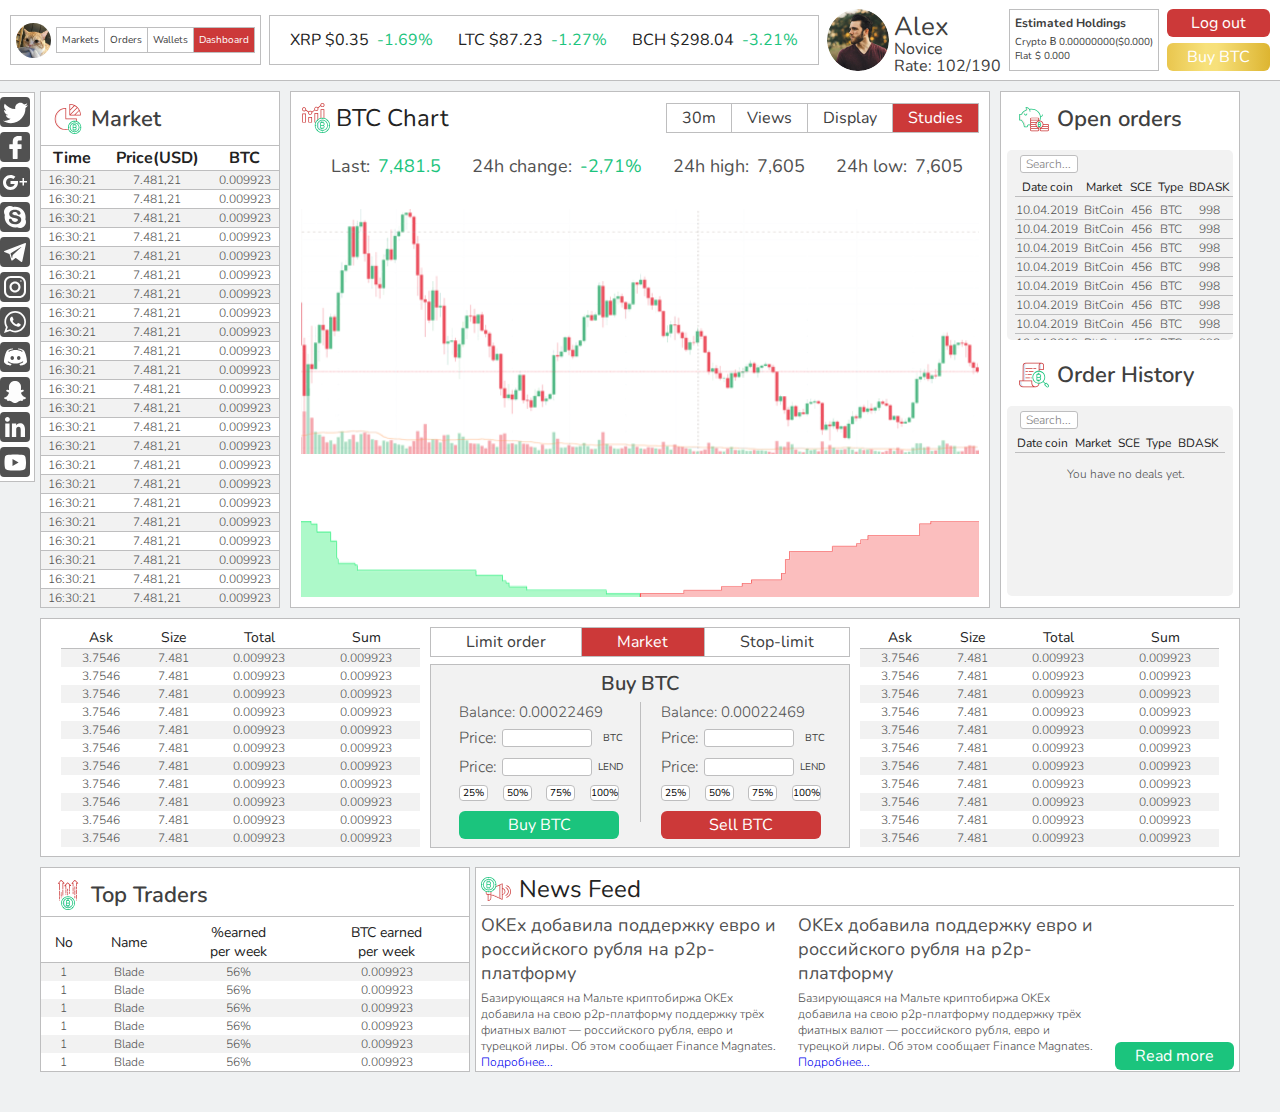
<file: index.html>
<!DOCTYPE html>
<html lang="en">
  <head>
    <meta charset="utf-8" />
    <meta http-equiv="X-UA-Compatible" content="IE=edge" />
    <meta name="keywords" content="Some, SEO, Tags" />
    <meta name="description" content="A description of the page" />
    <meta
      name="viewport"
      content="width=device-width, initial-scale=1, shrink-to-fit=no"
    />
    <meta name="theme-color" content="#ffffff" />
    <meta name="apple-mobile-web-app-status-bar-style" content="#ffffff" />
    <meta name="msapplication-navbutton-color" content="#ffffff" />
    <link rel="stylesheet" href="css/styles.css" />
    <link rel="icon" href="img/favicon.png" type="image/png" />
    <link
      href="https://fonts.googleapis.com/css?family=Nunito:300,400,600&amp;subset=cyrillic"
      rel="stylesheet"
    />
    <title>Template</title>
  </head>
  <body>
    <header class="header">
      <div class="header__inner">
        <div class="header__nav">
          <div class="header__nav-logo">
            <img src="img/logo.jpg" alt="logo" />
          </div>
          <div class="tabs tabs--min">
            <div class="tabs__tab">Markets</div>
            <div class="tabs__tab">Orders</div>
            <div class="tabs__tab">Wallets</div>
            <div class="tabs__tab tabs__tab--active">Dashboard</div>
          </div>
        </div>
        <ul class="header__rates">
          <li class="header__rate down">
            <div>XRP $0.35</div>
            <span>-1.69%</span>
          </li>
          <li class="header__rate down">
            <div>LTC $87.23</div>
            <span>-1.27%</span>
          </li>
          <li class="header__rate down">
            <div>BCH $298.04</div>
            <span>-3.21%</span>
          </li>
        </ul>
        <div class="header__user">
          <div class="header__user-avatar">
            <img src="img/photo.jpg" alt="avatar" />
          </div>
          <div class="header__user-info">
            <div>Alex</div>
            <div>Novice</div>
            <div>Rate: 102/190</div>
          </div>
          <div class="header__holdings">
            <div>Estimated Holdings</div>
            <span>Crypto Ƀ 0.00000000($0.000)</span>
            <span>Flat $ 0.000</span>
          </div>
          <div class="header__user-buttons">
            <button class="button button--red">Log out</button>
            <button class="button button--gold">Buy BTC</button>
          </div>
        </div>
      </div>
    </header>

    <main>
      <div class="layout__chart">
        <div class="market">
          <ul class="socials">
            <li>
              <a href="">
                <img src="img/socials/1.svg" alt="">
              </a>
            </li>
            <li>
              <a href="">
                <img src="img/socials/2.svg" alt="">
              </a>
            </li>
            <li>
              <a href="">
                <img src="img/socials/3.svg" alt="">
              </a>
            </li>
            <li>
              <a href="">
                <img src="img/socials/4.svg" alt="">
              </a>
            </li>
            <li>
              <a href="">
                <img src="img/socials/5.svg" alt="">
              </a>
            </li>
            <li>
              <a href="">
                <img src="img/socials/6.svg" alt="">
              </a>
            </li>
            <li>
              <a href="">
                <img src="img/socials/7.svg" alt="">
              </a>
            </li>
            <li>
              <a href="">
                <img src="img/socials/8.svg" alt="">
              </a>
            </li>
            <li>
              <a href="">
                <img src="img/socials/9.svg" alt="">
              </a>
            </li>
            <li>
              <a href="">
                <img src="img/socials/10.svg" alt="">
              </a>
            </li>
            <li>
              <a href="">
                <img src="img/socials/11.svg" alt="">
              </a>
            </li>
          </ul>
          <div class="market__table">
            <div class="table">
              <div class="table__title">
                <div class="table__title-img">
                  <img src="img/market.svg" alt="market" />
                </div>
                <div class="table__title-text">Market</div>
              </div>
              <div class="table__content">
                <table>
                  <thead>
                    <tr>
                      <th>Time</th>
                      <th>Price(USD)</th>
                      <th>BTC</th>
                    </tr>
                  </thead>
                  <tbody>
                    <tr>
                      <td>16:30:21</td>
                      <td>7.481,21</td>
                      <td>0.009923</td>
                    </tr>
                    <tr>
                      <td>16:30:21</td>
                      <td>7.481,21</td>
                      <td>0.009923</td>
                    </tr>
                    <tr>
                      <td>16:30:21</td>
                      <td>7.481,21</td>
                      <td>0.009923</td>
                    </tr>
                    <tr>
                      <td>16:30:21</td>
                      <td>7.481,21</td>
                      <td>0.009923</td>
                    </tr>
                    <tr>
                      <td>16:30:21</td>
                      <td>7.481,21</td>
                      <td>0.009923</td>
                    </tr>
                    <tr>
                      <td>16:30:21</td>
                      <td>7.481,21</td>
                      <td>0.009923</td>
                    </tr>
                    <tr>
                      <td>16:30:21</td>
                      <td>7.481,21</td>
                      <td>0.009923</td>
                    </tr>
                    <tr>
                      <td>16:30:21</td>
                      <td>7.481,21</td>
                      <td>0.009923</td>
                    </tr>
                    <tr>
                      <td>16:30:21</td>
                      <td>7.481,21</td>
                      <td>0.009923</td>
                    </tr>
                    <tr>
                      <td>16:30:21</td>
                      <td>7.481,21</td>
                      <td>0.009923</td>
                    </tr>
                    <tr>
                      <td>16:30:21</td>
                      <td>7.481,21</td>
                      <td>0.009923</td>
                    </tr>
                    <tr>
                      <td>16:30:21</td>
                      <td>7.481,21</td>
                      <td>0.009923</td>
                    </tr>
                    <tr>
                      <td>16:30:21</td>
                      <td>7.481,21</td>
                      <td>0.009923</td>
                    </tr>
                    <tr>
                      <td>16:30:21</td>
                      <td>7.481,21</td>
                      <td>0.009923</td>
                    </tr>
                    <tr>
                      <td>16:30:21</td>
                      <td>7.481,21</td>
                      <td>0.009923</td>
                    </tr>
                    <tr>
                      <td>16:30:21</td>
                      <td>7.481,21</td>
                      <td>0.009923</td>
                    </tr>
                    <tr>
                      <td>16:30:21</td>
                      <td>7.481,21</td>
                      <td>0.009923</td>
                    </tr>
                    <tr>
                      <td>16:30:21</td>
                      <td>7.481,21</td>
                      <td>0.009923</td>
                    </tr>
                    <tr>
                      <td>16:30:21</td>
                      <td>7.481,21</td>
                      <td>0.009923</td>
                    </tr>
                    <tr>
                      <td>16:30:21</td>
                      <td>7.481,21</td>
                      <td>0.009923</td>
                    </tr>
                    <tr>
                      <td>16:30:21</td>
                      <td>7.481,21</td>
                      <td>0.009923</td>
                    </tr>
                    <tr>
                      <td>16:30:21</td>
                      <td>7.481,21</td>
                      <td>0.009923</td>
                    </tr>
                    <tr>
                      <td>16:30:21</td>
                      <td>7.481,21</td>
                      <td>0.009923</td>
                    </tr>
                  </tbody>
                </table>
              </div>
            </div>
          </div>
        </div>
        <div class="chart">
          <div class="chart__title">
            <div class="chart__title-img">
              <img src="img/chart.svg" alt="chart" />
            </div>
            <div class="chart__title-text">BTC Chart</div>
            <div class="tabs  ">
              <div class="tabs__tab">30m</div>
              <div class="tabs__tab">Views</div>
              <div class="tabs__tab">Display</div>
              <div class="tabs__tab tabs__tab--active">Studies</div>
            </div>
          </div>
          <ul class="chart__rates">
            <li class="chart__rate down">
              <div>Last:</div>
              <span>7,481.5</span>
            </li>
            <li class="chart__rate down">
              <div>24h change:</div>
              <span>-2,71%</span>
            </li>
            <li class="chart__rate">
              <div>24h high:</div>
              <span>7,605</span>
            </li>
            <li class="chart__rate">
              <div>24h low:</div>
              <span>7,605</span>
            </li>
          </ul>
          <div class="chart__content">
            <img style="margin-top: 20px" src="img/chart-1.png" alt="chart" />
            <div style="display: flex; margin-top: auto; overflow: hidden;">
              <img src="img/chart-2.png" alt="chart" />
              <img src="img/chart-3.png" alt="chart" />
            </div>
          </div>
        </div>
        <div class="orders">
          <div class="orders__table">
            <div class="table table--big">
              <div class="table__title">
                <div class="table__title-img">
                  <img src="img/order-open.svg" alt="order-open" />
                </div>
                <div class="table__title-text">Open orders</div>
              </div>
              <div class="table__content">
                <div class="table__input">
                  <input type="text" class="input" placeholder="Search..." />
                </div>
                <table>
                  <thead>
                    <tr>
                      <th>Date coin</th>
                      <th>Market</th>
                      <th>SCE</th>
                      <th>Type</th>
                      <th>BDASK</th>
                      <th>BDASK</th>
                      <th>BDASK</th>
                      <th>BDASK</th>
                      <th>BDASK</th>
                      <th>BDASK</th>
                    </tr>
                  </thead>
                  <tbody>
                    <tr>
                      <td>10.04.2019</td>
                      <td>BitCoin</td>
                      <td>456</td>
                      <td>BTC</td>
                      <td>998</td>
                      <td>998</td>
                      <td>998</td>
                      <td>998</td>
                      <td>998</td>
                      <td>998</td>
                    </tr>
                    <tr>
                      <td>10.04.2019</td>
                      <td>BitCoin</td>
                      <td>456</td>
                      <td>BTC</td>
                      <td>998</td>
                      <td>998</td>
                      <td>998</td>
                      <td>998</td>
                      <td>998</td>
                      <td>998</td>
                    </tr>
                    <tr>
                      <td>10.04.2019</td>
                      <td>BitCoin</td>
                      <td>456</td>
                      <td>BTC</td>
                      <td>998</td>
                      <td>998</td>
                      <td>998</td>
                      <td>998</td>
                      <td>998</td>
                      <td>998</td>
                    </tr>
                    <tr>
                      <td>10.04.2019</td>
                      <td>BitCoin</td>
                      <td>456</td>
                      <td>BTC</td>
                      <td>998</td>
                      <td>998</td>
                      <td>998</td>
                      <td>998</td>
                      <td>998</td>
                      <td>998</td>
                    </tr>
                    <tr>
                      <td>10.04.2019</td>
                      <td>BitCoin</td>
                      <td>456</td>
                      <td>BTC</td>
                      <td>998</td>
                      <td>998</td>
                      <td>998</td>
                      <td>998</td>
                      <td>998</td>
                      <td>998</td>
                    </tr>
                    <tr>
                      <td>10.04.2019</td>
                      <td>BitCoin</td>
                      <td>456</td>
                      <td>BTC</td>
                      <td>998</td>
                      <td>998</td>
                      <td>998</td>
                      <td>998</td>
                      <td>998</td>
                      <td>998</td>
                    </tr>
                    <tr>
                      <td>10.04.2019</td>
                      <td>BitCoin</td>
                      <td>456</td>
                      <td>BTC</td>
                      <td>998</td>
                      <td>998</td>
                      <td>998</td>
                      <td>998</td>
                      <td>998</td>
                      <td>998</td>
                    </tr>
                    <tr>
                      <td>10.04.2019</td>
                      <td>BitCoin</td>
                      <td>456</td>
                      <td>BTC</td>
                      <td>998</td>
                      <td>998</td>
                      <td>998</td>
                      <td>998</td>
                      <td>998</td>
                      <td>998</td>
                    </tr>
                    <tr>
                      <td>10.04.2019</td>
                      <td>BitCoin</td>
                      <td>456</td>
                      <td>BTC</td>
                      <td>998</td>
                      <td>998</td>
                      <td>998</td>
                      <td>998</td>
                      <td>998</td>
                      <td>998</td>
                    </tr>
                    <tr>
                      <td>10.04.2019</td>
                      <td>BitCoin</td>
                      <td>456</td>
                      <td>BTC</td>
                      <td>998</td>
                      <td>998</td>
                      <td>998</td>
                      <td>998</td>
                      <td>998</td>
                      <td>998</td>
                    </tr>
                    <tr>
                      <td>10.04.2019</td>
                      <td>BitCoin</td>
                      <td>456</td>
                      <td>BTC</td>
                      <td>998</td>
                      <td>998</td>
                      <td>998</td>
                      <td>998</td>
                      <td>998</td>
                      <td>998</td>
                    </tr>
                    <tr>
                      <td>10.04.2019</td>
                      <td>BitCoin</td>
                      <td>456</td>
                      <td>BTC</td>
                      <td>998</td>
                      <td>998</td>
                      <td>998</td>
                      <td>998</td>
                      <td>998</td>
                      <td>998</td>
                    </tr>
                    <tr>
                      <td>10.04.2019</td>
                      <td>BitCoin</td>
                      <td>456</td>
                      <td>BTC</td>
                      <td>998</td>
                      <td>998</td>
                      <td>998</td>
                      <td>998</td>
                      <td>998</td>
                      <td>998</td>
                    </tr>
                    <tr>
                      <td>10.04.2019</td>
                      <td>BitCoin</td>
                      <td>456</td>
                      <td>BTC</td>
                      <td>998</td>
                      <td>998</td>
                      <td>998</td>
                      <td>998</td>
                      <td>998</td>
                      <td>998</td>
                    </tr>
                  </tbody>
                </table>
              </div>
            </div>
          </div>
          <div class="orders__table">
            <div class="table table--big">
              <div class="table__title">
                <div class="table__title-img">
                  <img src="img/order-history.svg" alt="order-open" />
                </div>
                <div class="table__title-text">Order History</div>
              </div>
              <div class="table__content">
                <div class="table__no-content">You have no deals yet.</div>
                <div class="table__input">
                  <input type="text" class="input" placeholder="Search..." />
                </div>
                <table>
                  <thead>
                    <tr>
                      <th>Date coin</th>
                      <th>Market</th>
                      <th>SCE</th>
                      <th>Type</th>
                      <th>BDASK</th>
                    </tr>
                  </thead>
                  <tbody></tbody>
                </table>
              </div>
            </div>
          </div>
        </div>
      </div>

      <div class="layout__buy">
        <div class="layout__buy-inner">
          <div class="table table--info">
            <div class="table__content">
              <table>
                <thead>
                  <tr>
                    <th>Ask</th>
                    <th>Size</th>
                    <th>Total</th>
                    <th>Sum</th>
                  </tr>
                </thead>
                <tbody>
                  <tr>
                    <td>3.7546</td>
                    <td>7.481</td>
                    <td>0.009923</td>
                    <td>0.009923</td>
                  </tr>
                  <tr>
                    <td>3.7546</td>
                    <td>7.481</td>
                    <td>0.009923</td>
                    <td>0.009923</td>
                  </tr>
                  <tr>
                    <td>3.7546</td>
                    <td>7.481</td>
                    <td>0.009923</td>
                    <td>0.009923</td>
                  </tr>
                  <tr>
                    <td>3.7546</td>
                    <td>7.481</td>
                    <td>0.009923</td>
                    <td>0.009923</td>
                  </tr>
                  <tr>
                    <td>3.7546</td>
                    <td>7.481</td>
                    <td>0.009923</td>
                    <td>0.009923</td>
                  </tr>
                  <tr>
                    <td>3.7546</td>
                    <td>7.481</td>
                    <td>0.009923</td>
                    <td>0.009923</td>
                  </tr>
                  <tr>
                    <td>3.7546</td>
                    <td>7.481</td>
                    <td>0.009923</td>
                    <td>0.009923</td>
                  </tr>
                  <tr>
                    <td>3.7546</td>
                    <td>7.481</td>
                    <td>0.009923</td>
                    <td>0.009923</td>
                  </tr>
                  <tr>
                    <td>3.7546</td>
                    <td>7.481</td>
                    <td>0.009923</td>
                    <td>0.009923</td>
                  </tr>
                  <tr>
                    <td>3.7546</td>
                    <td>7.481</td>
                    <td>0.009923</td>
                    <td>0.009923</td>
                  </tr>
                  <tr>
                    <td>3.7546</td>
                    <td>7.481</td>
                    <td>0.009923</td>
                    <td>0.009923</td>
                  </tr>
                </tbody>
              </table>
            </div>
          </div>
          <div class="buy">
            <div class="tabs tabs--fluid">
              <div class="tabs__tab">Limit order</div>
              <div class="tabs__tab tabs__tab--active">Market</div>
              <div class="tabs__tab">Stop-limit</div>
            </div>
            <form class="buy__form">
              <div class="buy__form-title">Buy BTC</div>
              <div class="buy__blocks">
                <div class="buy__block">
                  <div class="buy__block-balance">Balance: 0.00022469</div>
                  <div class="buy__block-input">
                    <div class="buy__block-label">Price:</div>
                    <input type="text" class="input" />
                    <div class="buy__block-placeholder">BTC</div>
                  </div>
                  <div class="buy__block-input">
                    <div class="buy__block-label">Price:</div>
                    <input type="text" class="input" />
                    <div class="buy__block-placeholder">LEND</div>
                  </div>
                  <div class="buy__block-percents">
                    <div class="radio">
                      <input
                        type="radio"
                        class="radio"
                        name="parcents"
                        id="percent-1"
                      />
                      <label for="percent-1">
                        25%
                      </label>
                    </div>
                    <div class="radio">
                      <input
                        type="radio"
                        class="radio"
                        name="parcents"
                        id="percent-2"
                      />
                      <label for="percent-2">
                        50%
                      </label>
                    </div>
                    <div class="radio">
                      <input
                        type="radio"
                        class="radio"
                        name="parcents"
                        id="percent-3"
                      />
                      <label for="percent-3">
                        75%
                      </label>
                    </div>
                    <div class="radio">
                      <input
                        type="radio"
                        class="radio"
                        name="parcents"
                        id="percent-4"
                      />
                      <label for="percent-4">
                        100%
                      </label>
                    </div>
                  </div>
                  <div class="button">Buy BTC</div>
                </div>
                <div class="buy__divider"></div>
                <div class="buy__block">
                  <div class="buy__block-balance">Balance: 0.00022469</div>
                  <div class="buy__block-input">
                    <div class="buy__block-label">Price:</div>
                    <input type="text" class="input" />
                    <div class="buy__block-placeholder">BTC</div>
                  </div>
                  <div class="buy__block-input">
                    <div class="buy__block-label">Price:</div>
                    <input type="text" class="input" />
                    <div class="buy__block-placeholder">LEND</div>
                  </div>
                  <div class="buy__block-percents">
                    <div class="radio">
                      <input
                        type="radio"
                        class="radio"
                        name="parcents2"
                        id="percent-5"
                      />
                      <label for="percent-5">
                        25%
                      </label>
                    </div>
                    <div class="radio">
                      <input
                        type="radio"
                        class="radio"
                        name="parcents2"
                        id="percent-6"
                      />
                      <label for="percent-6">
                        50%
                      </label>
                    </div>
                    <div class="radio">
                      <input
                        type="radio"
                        class="radio"
                        name="parcents2"
                        id="percent-7"
                      />
                      <label for="percent-7">
                        75%
                      </label>
                    </div>
                    <div class="radio">
                      <input
                        type="radio"
                        class="radio"
                        name="parcents2"
                        id="percent-8"
                      />
                      <label for="percent-8">
                        100%
                      </label>
                    </div>
                  </div>
                  <div class="button button--red">Sell BTC</div>
                </div>
              </div>
            </form>
          </div>
          <div class="table table--info">
            <div class="table__content">
              <table>
                <thead>
                  <tr>
                    <th>Ask</th>
                    <th>Size</th>
                    <th>Total</th>
                    <th>Sum</th>
                  </tr>
                </thead>
                <tbody>
                  <tr>
                    <td>3.7546</td>
                    <td>7.481</td>
                    <td>0.009923</td>
                    <td>0.009923</td>
                  </tr>
                  <tr>
                    <td>3.7546</td>
                    <td>7.481</td>
                    <td>0.009923</td>
                    <td>0.009923</td>
                  </tr>
                  <tr>
                    <td>3.7546</td>
                    <td>7.481</td>
                    <td>0.009923</td>
                    <td>0.009923</td>
                  </tr>
                  <tr>
                    <td>3.7546</td>
                    <td>7.481</td>
                    <td>0.009923</td>
                    <td>0.009923</td>
                  </tr>
                  <tr>
                    <td>3.7546</td>
                    <td>7.481</td>
                    <td>0.009923</td>
                    <td>0.009923</td>
                  </tr>
                  <tr>
                    <td>3.7546</td>
                    <td>7.481</td>
                    <td>0.009923</td>
                    <td>0.009923</td>
                  </tr>
                  <tr>
                    <td>3.7546</td>
                    <td>7.481</td>
                    <td>0.009923</td>
                    <td>0.009923</td>
                  </tr>
                  <tr>
                    <td>3.7546</td>
                    <td>7.481</td>
                    <td>0.009923</td>
                    <td>0.009923</td>
                  </tr>
                  <tr>
                    <td>3.7546</td>
                    <td>7.481</td>
                    <td>0.009923</td>
                    <td>0.009923</td>
                  </tr>
                  <tr>
                    <td>3.7546</td>
                    <td>7.481</td>
                    <td>0.009923</td>
                    <td>0.009923</td>
                  </tr>
                  <tr>
                    <td>3.7546</td>
                    <td>7.481</td>
                    <td>0.009923</td>
                    <td>0.009923</td>
                  </tr>
                </tbody>
              </table>
            </div>
          </div>
        </div>
      </div>

      <div class="layout__news">
        <div class="layout__news-inner">
          <div class="table table--info table--trades">
            <div class="table__title table__title--border">
              <div class="table__title-img">
                <img src="img/traders.svg" alt="market" />
              </div>
              <div class="table__title-text">Top Traders</div>
            </div>
            <div class="table__content">
              <table>
                <thead>
                  <tr>
                    <th>No</th>
                    <th>Name</th>
                    <th>
                      %earned <br />
                      per week
                    </th>
                    <th>
                      ВТС earned <br />
                      per week
                    </th>
                  </tr>
                </thead>
                <tbody>
                  <tr>
                    <td>1</td>
                    <td>Blade</td>
                    <td>56%</td>
                    <td>0.009923</td>
                  </tr>
                  <tr>
                    <td>1</td>
                    <td>Blade</td>
                    <td>56%</td>
                    <td>0.009923</td>
                  </tr>
                  <tr>
                    <td>1</td>
                    <td>Blade</td>
                    <td>56%</td>
                    <td>0.009923</td>
                  </tr>
                  <tr>
                    <td>1</td>
                    <td>Blade</td>
                    <td>56%</td>
                    <td>0.009923</td>
                  </tr>
                  <tr>
                    <td>1</td>
                    <td>Blade</td>
                    <td>56%</td>
                    <td>0.009923</td>
                  </tr>
                  <tr>
                    <td>1</td>
                    <td>Blade</td>
                    <td>56%</td>
                    <td>0.009923</td>
                  </tr>
                </tbody>
              </table>
            </div>
          </div>
          <div class="feed">
            <div class="feed__title">
              <div class="feed__title-img">
                <img src="img/feed.svg" alt="feed" />
              </div>
              <div class="feed__title-text">News Feed</div>
            </div>
            <div class="feed__articles">
              <div class="feed__article">
                <div class="feed__article-title">
                  OKEx добавила поддержку евро и российского рубля на
                  p2p-платформу
                </div>
                <div class="feed__article-text">
                  Базирующаяся на Мальте криптобиржа OKEx добавила на свою
                  p2p-платформу поддержку трёх фиатных валют — российского
                  рубля, евро и турецкой лиры. Об этом сообщает Finance
                  Magnates. <a href="1">Подробнее...</a>
                </div>
              </div>
              <div class="feed__article">
                <div class="feed__article-title">
                  OKEx добавила поддержку евро и российского рубля на
                  p2p-платформу
                </div>
                <div class="feed__article-text">
                  Базирующаяся на Мальте криптобиржа OKEx добавила на свою
                  p2p-платформу поддержку трёх фиатных валют — российского
                  рубля, евро и турецкой лиры. Об этом сообщает Finance
                  Magnates. <a href="1">Подробнее...</a>
                </div>
              </div>
              <div class="feed__article-button">
                <div class="button">Read more</div>
              </div>
            </div>
          </div>
        </div>
      </div>
    </main>
  </body>
</html>
</file>
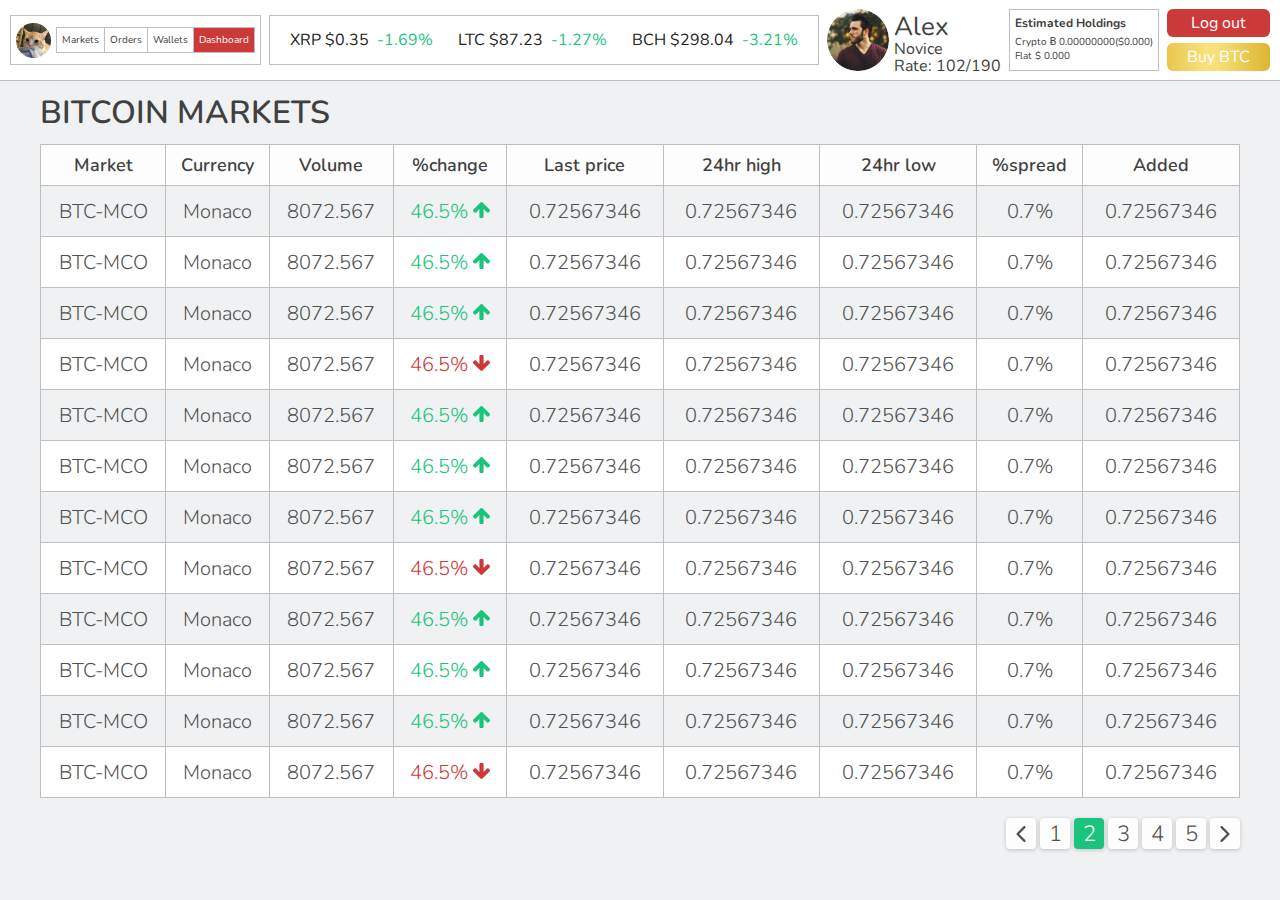
<file: b-market.html>
<!DOCTYPE html>
<html lang="en">
  <head>
    <meta charset="utf-8" />
    <meta http-equiv="X-UA-Compatible" content="IE=edge" />
    <meta name="keywords" content="Some, SEO, Tags" />
    <meta name="description" content="A description of the page" />
    <meta
      name="viewport"
      content="width=device-width, initial-scale=1, shrink-to-fit=no"
    />
    <meta name="theme-color" content="#ffffff" />
    <meta name="apple-mobile-web-app-status-bar-style" content="#ffffff" />
    <meta name="msapplication-navbutton-color" content="#ffffff" />
    <link rel="stylesheet" href="css/styles.css" />
    <link rel="icon" href="img/favicon.png" type="image/png" />
    <link
      href="https://fonts.googleapis.com/css?family=Nunito:300,400,600&amp;subset=cyrillic"
      rel="stylesheet"
    />
    <title>Template</title>
  </head>
  <body>
    <header class="header">
      <div class="header__inner">
        <div class="header__nav">
          <div class="header__nav-logo">
            <img src="img/logo.jpg" alt="logo" />
          </div>
          <div class="tabs tabs--min">
            <div class="tabs__tab">Markets</div>
            <div class="tabs__tab">Orders</div>
            <div class="tabs__tab">Wallets</div>
            <div class="tabs__tab tabs__tab--active">Dashboard</div>
          </div>
        </div>
        <ul class="header__rates">
          <li class="header__rate down">
            <div>XRP $0.35</div>
            <span>-1.69%</span>
          </li>
          <li class="header__rate down">
            <div>LTC $87.23</div>
            <span>-1.27%</span>
          </li>
          <li class="header__rate down">
            <div>BCH $298.04</div>
            <span>-3.21%</span>
          </li>
        </ul>
        <div class="header__user">
          <div class="header__user-avatar">
            <img src="img/photo.jpg" alt="avatar" />
          </div>
          <div class="header__user-info">
            <div>Alex</div>
            <div>Novice</div>
            <div>Rate: 102/190</div>
          </div>
          <div class="header__holdings">
            <div>Estimated Holdings</div>
            <span>Crypto Ƀ 0.00000000($0.000)</span>
            <span>Flat $ 0.000</span>
          </div>
          <div class="header__user-buttons">
            <button class="button button--red">Log out</button>
            <button class="button button--gold">Buy BTC</button>
          </div>
        </div>
      </div>
    </header>

    <main>
      <div class="b-market">
        <div class="b-market__inner">
          <div class="b-market__title">
            Bitcoin markets
          </div>
          <table class="chart-table">
            <thead>
              <th>Market</th>
              <th>Currency</th>
              <th>Volume</th>
              <th>%change</th>
              <th>Last price</th>
              <th>24hr high</th>
              <th>24hr low</th>
              <th>%spread</th>
              <th>Added</th>
            </thead>
            <tbody>
              <tr>
                <td>BTC-MCO</td>
                <td>Monaco</td>
                <td>8072.567</td>
                <td class="up">
                  46.5%
                  <img src="img/arrow-up.svg" alt="up" />
                </td>
                <td>0.72567346</td>
                <td>0.72567346</td>
                <td>0.72567346</td>
                <td>0.7%</td>
                <td>0.72567346</td>
              </tr>
              <tr>
                <td>BTC-MCO</td>
                <td>Monaco</td>
                <td>8072.567</td>
                <td class="up">
                  46.5%
                  <img src="img/arrow-up.svg" alt="up" />
                </td>
                <td>0.72567346</td>
                <td>0.72567346</td>
                <td>0.72567346</td>
                <td>0.7%</td>
                <td>0.72567346</td>
              </tr>
              <tr>
                <td>BTC-MCO</td>
                <td>Monaco</td>
                <td>8072.567</td>
                <td class="up">
                  46.5%
                  <img src="img/arrow-up.svg" alt="up" />
                </td>
                <td>0.72567346</td>
                <td>0.72567346</td>
                <td>0.72567346</td>
                <td>0.7%</td>
                <td>0.72567346</td>
              </tr>
              <tr>
                <td>BTC-MCO</td>
                <td>Monaco</td>
                <td>8072.567</td>
                <td class="down">
                  46.5%
                  <img src="img/arrow-down.svg" alt="down" />
                </td>
                <td>0.72567346</td>
                <td>0.72567346</td>
                <td>0.72567346</td>
                <td>0.7%</td>
                <td>0.72567346</td>
              </tr>
              <tr>
                <td>BTC-MCO</td>
                <td>Monaco</td>
                <td>8072.567</td>
                <td class="up">
                  46.5%
                  <img src="img/arrow-up.svg" alt="up" />
                </td>
                <td>0.72567346</td>
                <td>0.72567346</td>
                <td>0.72567346</td>
                <td>0.7%</td>
                <td>0.72567346</td>
              </tr>
              <tr>
                <td>BTC-MCO</td>
                <td>Monaco</td>
                <td>8072.567</td>
                <td class="up">
                  46.5%
                  <img src="img/arrow-up.svg" alt="up" />
                </td>
                <td>0.72567346</td>
                <td>0.72567346</td>
                <td>0.72567346</td>
                <td>0.7%</td>
                <td>0.72567346</td>
              </tr>
              <tr>
                <td>BTC-MCO</td>
                <td>Monaco</td>
                <td>8072.567</td>
                <td class="up">
                  46.5%
                  <img src="img/arrow-up.svg" alt="up" />
                </td>
                <td>0.72567346</td>
                <td>0.72567346</td>
                <td>0.72567346</td>
                <td>0.7%</td>
                <td>0.72567346</td>
              </tr>
              <tr>
                <td>BTC-MCO</td>
                <td>Monaco</td>
                <td>8072.567</td>
                <td class="down">
                  46.5%
                  <img src="img/arrow-down.svg" alt="down" />
                </td>
                <td>0.72567346</td>
                <td>0.72567346</td>
                <td>0.72567346</td>
                <td>0.7%</td>
                <td>0.72567346</td>
              </tr>
              <tr>
                <td>BTC-MCO</td>
                <td>Monaco</td>
                <td>8072.567</td>
                <td class="up">
                  46.5%
                  <img src="img/arrow-up.svg" alt="up" />
                </td>
                <td>0.72567346</td>
                <td>0.72567346</td>
                <td>0.72567346</td>
                <td>0.7%</td>
                <td>0.72567346</td>
              </tr>
              <tr>
                <td>BTC-MCO</td>
                <td>Monaco</td>
                <td>8072.567</td>
                <td class="up">
                  46.5%
                  <img src="img/arrow-up.svg" alt="up" />
                </td>
                <td>0.72567346</td>
                <td>0.72567346</td>
                <td>0.72567346</td>
                <td>0.7%</td>
                <td>0.72567346</td>
              </tr>
              <tr>
                <td>BTC-MCO</td>
                <td>Monaco</td>
                <td>8072.567</td>
                <td class="up">
                  46.5%
                  <img src="img/arrow-up.svg" alt="up" />
                </td>
                <td>0.72567346</td>
                <td>0.72567346</td>
                <td>0.72567346</td>
                <td>0.7%</td>
                <td>0.72567346</td>
              </tr>
              <tr>
                <td>BTC-MCO</td>
                <td>Monaco</td>
                <td>8072.567</td>
                <td class="down">
                  46.5%
                  <img src="img/arrow-down.svg" alt="down" />
                </td>
                <td>0.72567346</td>
                <td>0.72567346</td>
                <td>0.72567346</td>
                <td>0.7%</td>
                <td>0.72567346</td>
              </tr>
            </tbody>
          </table>
          <div class="pagination">
            <div class="pagination__nav">
              <a href="" class="pagination__item">
                <img src="img/pagination-left.svg" alt="prev" />
              </a>
              <a href="" class="pagination__item">1</a>
              <a href="" class="pagination__item active">2</a>
              <a href="" class="pagination__item">3</a>
              <a href="" class="pagination__item">4</a>
              <a href="" class="pagination__item">5</a>
              <a href="" class="pagination__item">
                <img src="img/pagination-right.svg" alt="next" />
              </a>
            </div>
          </div>
        </div>
      </div>
    </main>
  </body>
</html>
</file>
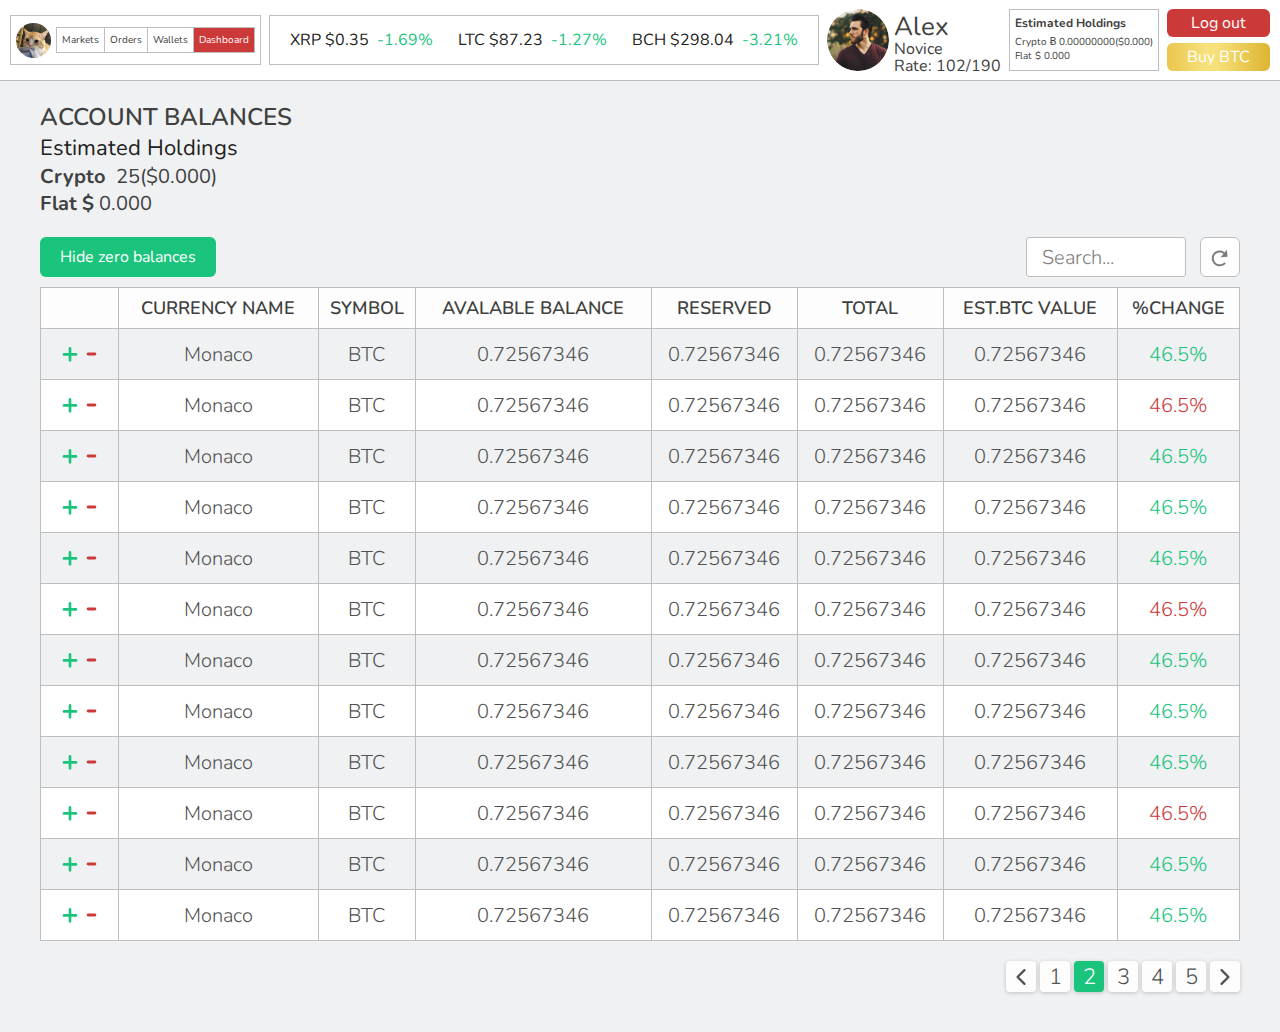
<file: balance.html>
<!DOCTYPE html>
<html lang="en">
  <head>
    <meta charset="utf-8" />
    <meta http-equiv="X-UA-Compatible" content="IE=edge" />
    <meta name="keywords" content="Some, SEO, Tags" />
    <meta name="description" content="A description of the page" />
    <meta
      name="viewport"
      content="width=device-width, initial-scale=1, shrink-to-fit=no"
    />
    <meta name="theme-color" content="#ffffff" />
    <meta name="apple-mobile-web-app-status-bar-style" content="#ffffff" />
    <meta name="msapplication-navbutton-color" content="#ffffff" />
    <link rel="stylesheet" href="css/styles.css" />
    <link rel="icon" href="img/favicon.png" type="image/png" />
    <link
      href="https://fonts.googleapis.com/css?family=Nunito:300,400,600&amp;subset=cyrillic"
      rel="stylesheet"
    />
    <title>Template</title>
  </head>
  <body>
    <header class="header">
      <div class="header__inner">
        <div class="header__nav">
          <div class="header__nav-logo">
            <img src="img/logo.jpg" alt="logo" />
          </div>
          <div class="tabs tabs--min">
            <div class="tabs__tab">Markets</div>
            <div class="tabs__tab">Orders</div>
            <div class="tabs__tab">Wallets</div>
            <div class="tabs__tab tabs__tab--active">Dashboard</div>
          </div>
        </div>
        <ul class="header__rates">
          <li class="header__rate down">
            <div>XRP $0.35</div>
            <span>-1.69%</span>
          </li>
          <li class="header__rate down">
            <div>LTC $87.23</div>
            <span>-1.27%</span>
          </li>
          <li class="header__rate down">
            <div>BCH $298.04</div>
            <span>-3.21%</span>
          </li>
        </ul>
        <div class="header__user">
          <div class="header__user-avatar">
            <img src="img/photo.jpg" alt="avatar" />
          </div>
          <div class="header__user-info">
            <div>Alex</div>
            <div>Novice</div>
            <div>Rate: 102/190</div>
          </div>
          <div class="header__holdings">
            <div>Estimated Holdings</div>
            <span>Crypto Ƀ 0.00000000($0.000)</span>
            <span>Flat $ 0.000</span>
          </div>
          <div class="header__user-buttons">
            <button class="button button--red">Log out</button>
            <button class="button button--gold">Buy BTC</button>
          </div>
        </div>
      </div>
    </header>

    <main>
      <div class="balance">
        <div class="balance__inner">
          <div class="balance__title">
            Account balances
          </div>
          <div class="balance__sub-title">
            Estimated Holdings
          </div>
          <div class="balance__title-info"><span>Crypto</span> 25($0.000)</div>
          <div class="balance__title-info"><span>Flat $</span>0.000</div>
          <div class="balance__nav">
            <button class="button">Hide zero balances</button>
            <div>
              <input
                type="text"
                class="input input--search"
                placeholder="Search..."
              />
              <button class="button button--refresh">
                <img src="img/reload.svg" alt="reload" />
              </button>
            </div>
          </div>
          <div class="balance__table">
            <table class="chart-table">
              <thead>
                <th class="balance__th-signs"></th>
                <th>Currency name</th>
                <th>Symbol</th>
                <th>Avalable balance</th>
                <th>Reserved</th>
                <th>Total</th>
                <th>Est.btc value</th>
                <th>%change</th>
              </thead>
              <tbody>
                <tr>
                  <td class="balance__td-signs">
                    <div>
                      <img src="img/plus.svg" alt="plus" />
                      <img src="img/minus.svg" alt="minus" />
                    </div>
                  </td>
                  <td>Monaco</td>
                  <td>BTC</td>
                  <td>0.72567346</td>
                  <td>0.72567346</td>
                  <td>0.72567346</td>
                  <td>0.72567346</td>
                  <td class="up">46.5%</td>
                </tr>
                <tr>
                  <td class="balance__td-signs">
                    <div>
                      <img src="img/plus.svg" alt="plus" />
                      <img src="img/minus.svg" alt="minus" />
                    </div>
                  </td>
                  <td>Monaco</td>
                  <td>BTC</td>
                  <td>0.72567346</td>
                  <td>0.72567346</td>
                  <td>0.72567346</td>
                  <td>0.72567346</td>
                  <td class="down">46.5%</td>
                </tr>
                <tr>
                  <td class="balance__td-signs">
                    <div>
                      <img src="img/plus.svg" alt="plus" />
                      <img src="img/minus.svg" alt="minus" />
                    </div>
                  </td>
                  <td>Monaco</td>
                  <td>BTC</td>
                  <td>0.72567346</td>
                  <td>0.72567346</td>
                  <td>0.72567346</td>
                  <td>0.72567346</td>
                  <td class="up">46.5%</td>
                </tr>
                <tr>
                  <td class="balance__td-signs">
                    <div>
                      <img src="img/plus.svg" alt="plus" />
                      <img src="img/minus.svg" alt="minus" />
                    </div>
                  </td>
                  <td>Monaco</td>
                  <td>BTC</td>
                  <td>0.72567346</td>
                  <td>0.72567346</td>
                  <td>0.72567346</td>
                  <td>0.72567346</td>
                  <td class="up">46.5%</td>
                </tr>
                <tr>
                  <td class="balance__td-signs">
                    <div>
                      <img src="img/plus.svg" alt="plus" />
                      <img src="img/minus.svg" alt="minus" />
                    </div>
                  </td>
                  <td>Monaco</td>
                  <td>BTC</td>
                  <td>0.72567346</td>
                  <td>0.72567346</td>
                  <td>0.72567346</td>
                  <td>0.72567346</td>
                  <td class="up">46.5%</td>
                </tr>
                <tr>
                  <td class="balance__td-signs">
                    <div>
                      <img src="img/plus.svg" alt="plus" />
                      <img src="img/minus.svg" alt="minus" />
                    </div>
                  </td>
                  <td>Monaco</td>
                  <td>BTC</td>
                  <td>0.72567346</td>
                  <td>0.72567346</td>
                  <td>0.72567346</td>
                  <td>0.72567346</td>
                  <td class="down">46.5%</td>
                </tr>
                <tr>
                  <td class="balance__td-signs">
                    <div>
                      <img src="img/plus.svg" alt="plus" />
                      <img src="img/minus.svg" alt="minus" />
                    </div>
                  </td>
                  <td>Monaco</td>
                  <td>BTC</td>
                  <td>0.72567346</td>
                  <td>0.72567346</td>
                  <td>0.72567346</td>
                  <td>0.72567346</td>
                  <td class="up">46.5%</td>
                </tr>
                <tr>
                  <td class="balance__td-signs">
                    <div>
                      <img src="img/plus.svg" alt="plus" />
                      <img src="img/minus.svg" alt="minus" />
                    </div>
                  </td>
                  <td>Monaco</td>
                  <td>BTC</td>
                  <td>0.72567346</td>
                  <td>0.72567346</td>
                  <td>0.72567346</td>
                  <td>0.72567346</td>
                  <td class="up">46.5%</td>
                </tr>
                <tr>
                  <td class="balance__td-signs">
                    <div>
                      <img src="img/plus.svg" alt="plus" />
                      <img src="img/minus.svg" alt="minus" />
                    </div>
                  </td>
                  <td>Monaco</td>
                  <td>BTC</td>
                  <td>0.72567346</td>
                  <td>0.72567346</td>
                  <td>0.72567346</td>
                  <td>0.72567346</td>
                  <td class="up">46.5%</td>
                </tr>
                <tr>
                  <td class="balance__td-signs">
                    <div>
                      <img src="img/plus.svg" alt="plus" />
                      <img src="img/minus.svg" alt="minus" />
                    </div>
                  </td>
                  <td>Monaco</td>
                  <td>BTC</td>
                  <td>0.72567346</td>
                  <td>0.72567346</td>
                  <td>0.72567346</td>
                  <td>0.72567346</td>
                  <td class="down">46.5%</td>
                </tr>
                <tr>
                  <td class="balance__td-signs">
                    <div>
                      <img src="img/plus.svg" alt="plus" />
                      <img src="img/minus.svg" alt="minus" />
                    </div>
                  </td>
                  <td>Monaco</td>
                  <td>BTC</td>
                  <td>0.72567346</td>
                  <td>0.72567346</td>
                  <td>0.72567346</td>
                  <td>0.72567346</td>
                  <td class="up">46.5%</td>
                </tr>
                <tr>
                  <td class="balance__td-signs">
                    <div>
                      <img src="img/plus.svg" alt="plus" />
                      <img src="img/minus.svg" alt="minus" />
                    </div>
                  </td>
                  <td>Monaco</td>
                  <td>BTC</td>
                  <td>0.72567346</td>
                  <td>0.72567346</td>
                  <td>0.72567346</td>
                  <td>0.72567346</td>
                  <td class="up">46.5%</td>
                </tr>
              </tbody>
            </table>
            <div class="pagination">
              <div class="pagination__nav">
                <a href="" class="pagination__item">
                  <img src="img/pagination-left.svg" alt="prev" />
                </a>
                <a href="" class="pagination__item">1</a>
                <a href="" class="pagination__item active">2</a>
                <a href="" class="pagination__item">3</a>
                <a href="" class="pagination__item">4</a>
                <a href="" class="pagination__item">5</a>
                <a href="" class="pagination__item">
                  <img src="img/pagination-right.svg" alt="next" />
                </a>
              </div>
            </div>
          </div>
        </div>
      </div>
    </main>
  </body>
</html>
</file>
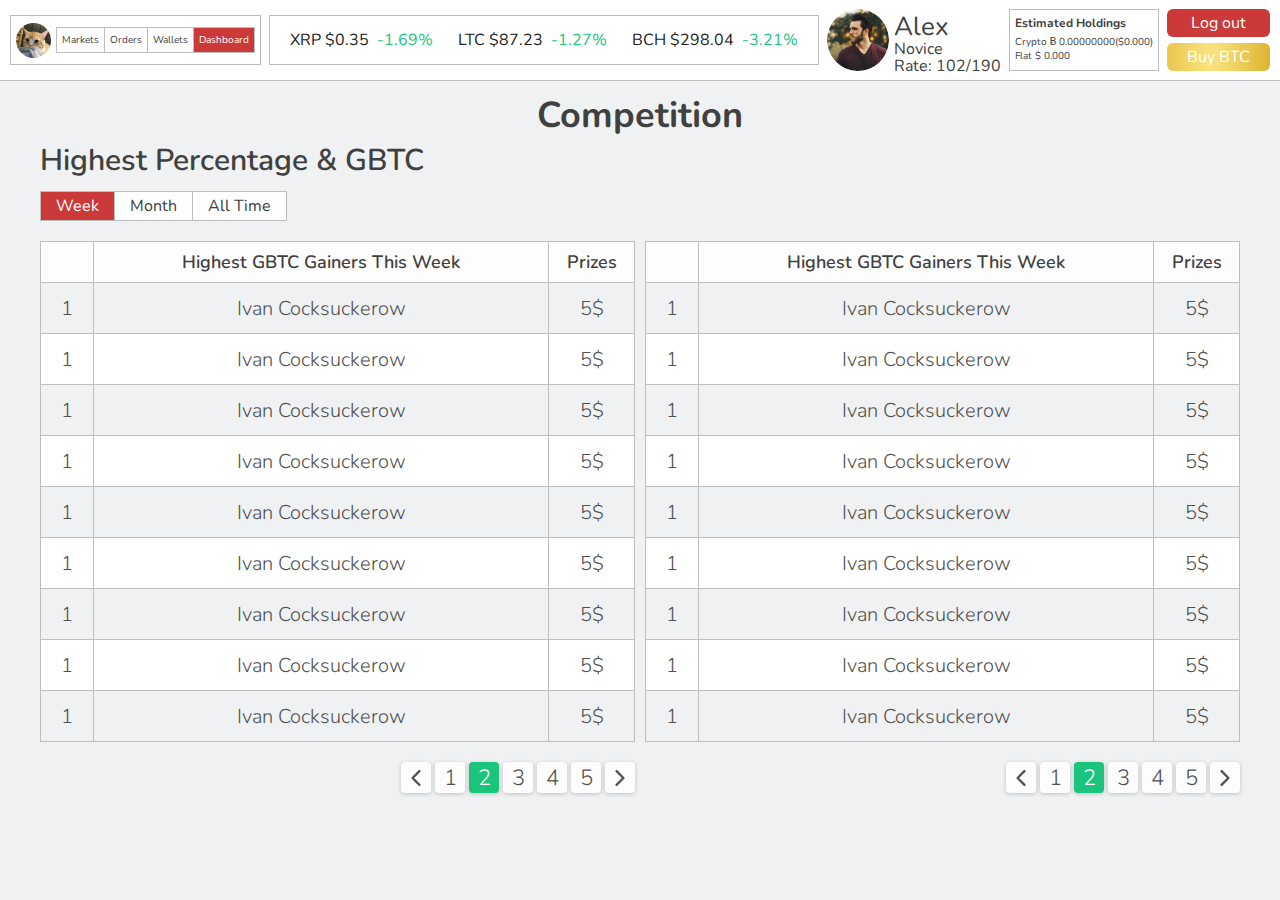
<file: competition.html>
<!DOCTYPE html>
<html lang="en">
  <head>
    <meta charset="utf-8" />
    <meta http-equiv="X-UA-Compatible" content="IE=edge" />
    <meta name="keywords" content="Some, SEO, Tags" />
    <meta name="description" content="A description of the page" />
    <meta
      name="viewport"
      content="width=device-width, initial-scale=1, shrink-to-fit=no"
    />
    <meta name="theme-color" content="#ffffff" />
    <meta name="apple-mobile-web-app-status-bar-style" content="#ffffff" />
    <meta name="msapplication-navbutton-color" content="#ffffff" />
    <link rel="stylesheet" href="css/styles.css" />
    <link rel="icon" href="img/favicon.png" type="image/png" />
    <link
      href="https://fonts.googleapis.com/css?family=Nunito:300,400,600&amp;subset=cyrillic"
      rel="stylesheet"
    />
    <title>Template</title>
  </head>
  <body>
    <header class="header">
      <div class="header__inner">
        <div class="header__nav">
          <div class="header__nav-logo">
            <img src="img/logo.jpg" alt="logo" />
          </div>
          <div class="tabs tabs--min">
            <div class="tabs__tab">Markets</div>
            <div class="tabs__tab">Orders</div>
            <div class="tabs__tab">Wallets</div>
            <div class="tabs__tab tabs__tab--active">Dashboard</div>
          </div>
        </div>
        <ul class="header__rates">
          <li class="header__rate down">
            <div>XRP $0.35</div>
            <span>-1.69%</span>
          </li>
          <li class="header__rate down">
            <div>LTC $87.23</div>
            <span>-1.27%</span>
          </li>
          <li class="header__rate down">
            <div>BCH $298.04</div>
            <span>-3.21%</span>
          </li>
        </ul>
        <div class="header__user">
          <div class="header__user-avatar">
            <img src="img/photo.jpg" alt="avatar" />
          </div>
          <div class="header__user-info">
            <div>Alex</div>
            <div>Novice</div>
            <div>Rate: 102/190</div>
          </div>
          <div class="header__holdings">
            <div>Estimated Holdings</div>
            <span>Crypto Ƀ 0.00000000($0.000)</span>
            <span>Flat $ 0.000</span>
          </div>
          <div class="header__user-buttons">
            <button class="button button--red">Log out</button>
            <button class="button button--gold">Buy BTC</button>
          </div>
        </div>
      </div>
    </header>

    <main>
      <div class="competition">
        <div class="competition__inner">
          <div class="competition__title">
            Competition
          </div>
          <div class="competition__nav">
            <div class="competition__nav-title">Highest Percentage & GBTC</div>
            <div class="tabs">
              <a href="" class="tabs__tab tabs__tab--active">Week</a>
              <a href="" class="tabs__tab">Month</a>
              <a href="" class="tabs__tab">All Time</a>
            </div>
          </div>
          <div class="competition__tables">
            <div class="competition__table">
              <table class="chart-table">
                <thead>
                  <th class="competition__th-number"></th>
                  <th>Highest GBTC Gainers This Week</th>
                  <th>Prizes</th>
                </thead>
                <tbody>
                  <tr>
                    <td>1</td>
                    <td>Ivan Cocksuckerow</td>
                    <td>5$</td>
                  </tr>
                  <tr>
                    <td>1</td>
                    <td>Ivan Cocksuckerow</td>
                    <td>5$</td>
                  </tr>
                  <tr>
                    <td>1</td>
                    <td>Ivan Cocksuckerow</td>
                    <td>5$</td>
                  </tr>
                  <tr>
                    <td>1</td>
                    <td>Ivan Cocksuckerow</td>
                    <td>5$</td>
                  </tr>
                  <tr>
                    <td>1</td>
                    <td>Ivan Cocksuckerow</td>
                    <td>5$</td>
                  </tr>
                  <tr>
                    <td>1</td>
                    <td>Ivan Cocksuckerow</td>
                    <td>5$</td>
                  </tr>
                  <tr>
                    <td>1</td>
                    <td>Ivan Cocksuckerow</td>
                    <td>5$</td>
                  </tr>
                  <tr>
                    <td>1</td>
                    <td>Ivan Cocksuckerow</td>
                    <td>5$</td>
                  </tr>
                  <tr>
                    <td>1</td>
                    <td>Ivan Cocksuckerow</td>
                    <td>5$</td>
                  </tr>
                </tbody>
              </table>
              <div class="pagination">
                <div class="pagination__nav">
                  <a href="" class="pagination__item">
                    <img src="img/pagination-left.svg" alt="prev" />
                  </a>
                  <a href="" class="pagination__item">1</a>
                  <a href="" class="pagination__item active">2</a>
                  <a href="" class="pagination__item">3</a>
                  <a href="" class="pagination__item">4</a>
                  <a href="" class="pagination__item">5</a>
                  <a href="" class="pagination__item">
                    <img src="img/pagination-right.svg" alt="next" />
                  </a>
                </div>
              </div>
            </div>
            <div class="competition__table">
              <table class="chart-table">
                <thead>
                  <th class="competition__th-number"></th>
                  <th>Highest GBTC Gainers This Week</th>
                  <th>Prizes</th>
                </thead>
                <tbody>
                  <tr>
                    <td>1</td>
                    <td>Ivan Cocksuckerow</td>
                    <td>5$</td>
                  </tr>
                  <tr>
                    <td>1</td>
                    <td>Ivan Cocksuckerow</td>
                    <td>5$</td>
                  </tr>
                  <tr>
                    <td>1</td>
                    <td>Ivan Cocksuckerow</td>
                    <td>5$</td>
                  </tr>
                  <tr>
                    <td>1</td>
                    <td>Ivan Cocksuckerow</td>
                    <td>5$</td>
                  </tr>
                  <tr>
                    <td>1</td>
                    <td>Ivan Cocksuckerow</td>
                    <td>5$</td>
                  </tr>
                  <tr>
                    <td>1</td>
                    <td>Ivan Cocksuckerow</td>
                    <td>5$</td>
                  </tr>
                  <tr>
                    <td>1</td>
                    <td>Ivan Cocksuckerow</td>
                    <td>5$</td>
                  </tr>
                  <tr>
                    <td>1</td>
                    <td>Ivan Cocksuckerow</td>
                    <td>5$</td>
                  </tr>
                  <tr>
                    <td>1</td>
                    <td>Ivan Cocksuckerow</td>
                    <td>5$</td>
                  </tr>
                </tbody>
              </table>
              <div class="pagination">
                <div class="pagination__nav">
                  <a href="" class="pagination__item">
                    <img src="img/pagination-left.svg" alt="prev" />
                  </a>
                  <a href="" class="pagination__item">1</a>
                  <a href="" class="pagination__item active">2</a>
                  <a href="" class="pagination__item">3</a>
                  <a href="" class="pagination__item">4</a>
                  <a href="" class="pagination__item">5</a>
                  <a href="" class="pagination__item">
                    <img src="img/pagination-right.svg" alt="next" />
                  </a>
                </div>
              </div>
            </div>
          </div>
        </div>
      </div>
    </main>
  </body>
</html>
</file>
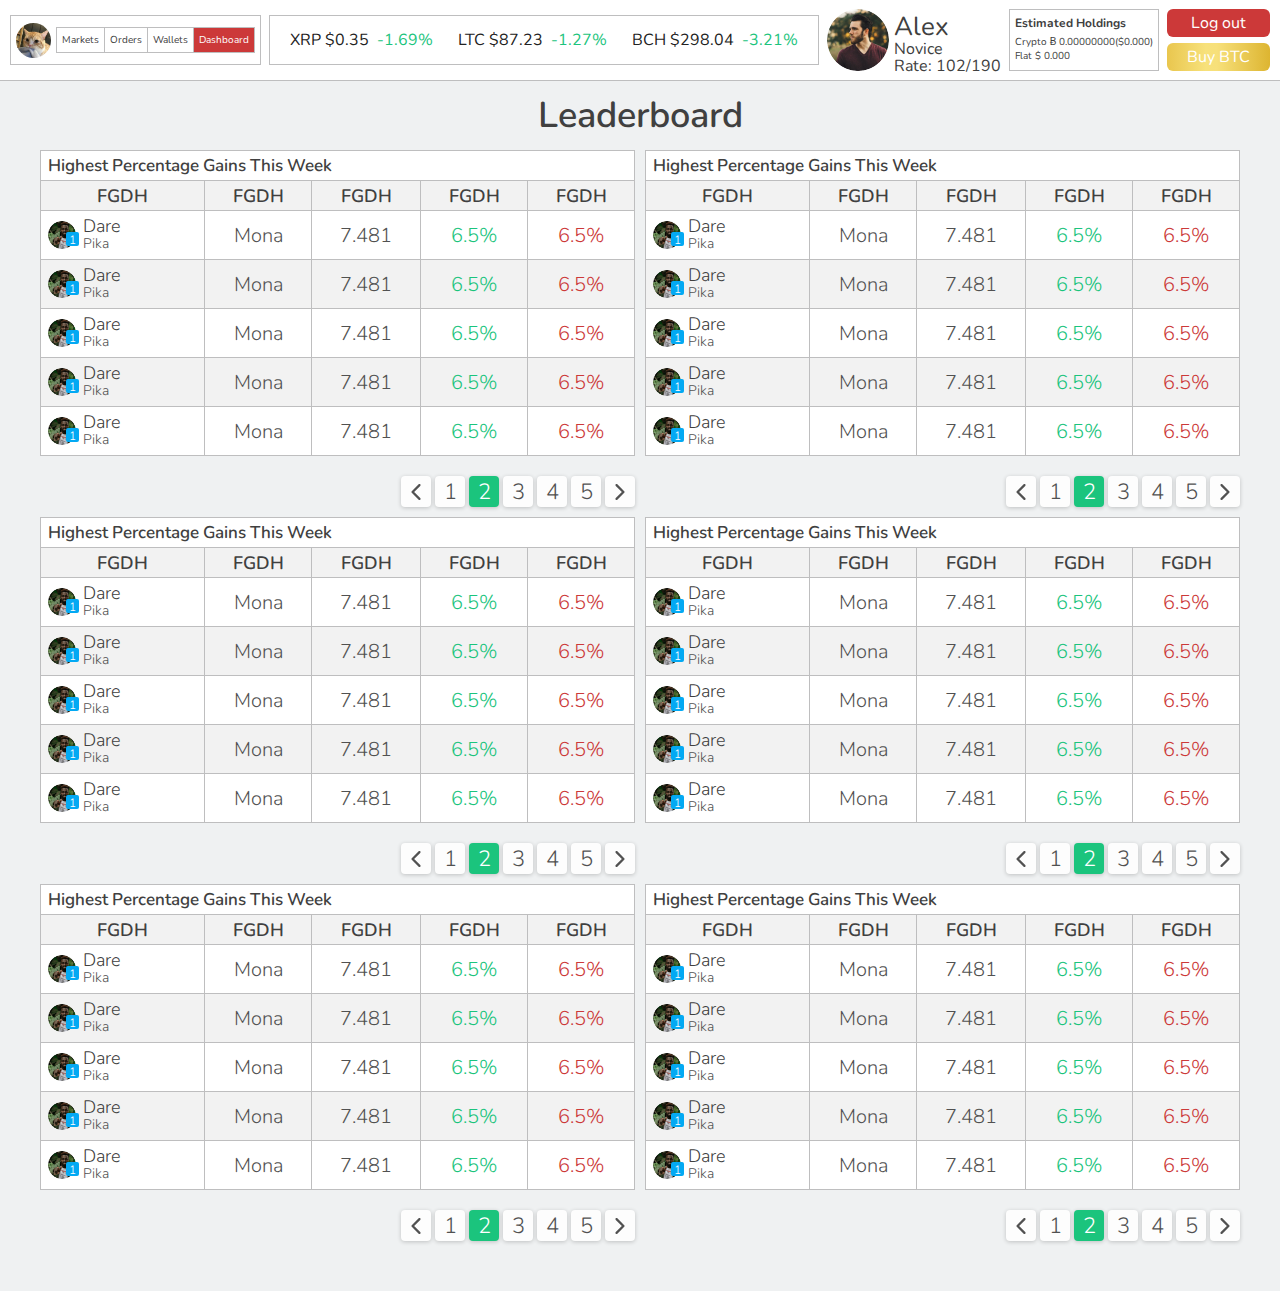
<file: leaderboard.html>
<!DOCTYPE html>
<html lang="en">
  <head>
    <meta charset="utf-8" />
    <meta http-equiv="X-UA-Compatible" content="IE=edge" />
    <meta name="keywords" content="Some, SEO, Tags" />
    <meta name="description" content="A description of the page" />
    <meta
      name="viewport"
      content="width=device-width, initial-scale=1, shrink-to-fit=no"
    />
    <meta name="theme-color" content="#ffffff" />
    <meta name="apple-mobile-web-app-status-bar-style" content="#ffffff" />
    <meta name="msapplication-navbutton-color" content="#ffffff" />
    <link rel="stylesheet" href="css/styles.css" />
    <link rel="icon" href="img/favicon.png" type="image/png" />
    <link
      href="https://fonts.googleapis.com/css?family=Nunito:300,400,600&amp;subset=cyrillic"
      rel="stylesheet"
    />
    <title>Template</title>
  </head>
  <body>
    <header class="header">
      <div class="header__inner">
        <div class="header__nav">
          <div class="header__nav-logo">
            <img src="img/logo.jpg" alt="logo" />
          </div>
          <div class="tabs tabs--min">
            <div class="tabs__tab">Markets</div>
            <div class="tabs__tab">Orders</div>
            <div class="tabs__tab">Wallets</div>
            <div class="tabs__tab tabs__tab--active">Dashboard</div>
          </div>
        </div>
        <ul class="header__rates">
          <li class="header__rate down">
            <div>XRP $0.35</div>
            <span>-1.69%</span>
          </li>
          <li class="header__rate down">
            <div>LTC $87.23</div>
            <span>-1.27%</span>
          </li>
          <li class="header__rate down">
            <div>BCH $298.04</div>
            <span>-3.21%</span>
          </li>
        </ul>
        <div class="header__user">
          <div class="header__user-avatar">
            <img src="img/photo.jpg" alt="avatar" />
          </div>
          <div class="header__user-info">
            <div>Alex</div>
            <div>Novice</div>
            <div>Rate: 102/190</div>
          </div>
          <div class="header__holdings">
            <div>Estimated Holdings</div>
            <span>Crypto Ƀ 0.00000000($0.000)</span>
            <span>Flat $ 0.000</span>
          </div>
          <div class="header__user-buttons">
            <button class="button button--red">Log out</button>
            <button class="button button--gold">Buy BTC</button>
          </div>
        </div>
      </div>
    </header>

    <main>
      <div class="leaderboard">
        <div class="leaderboard__inner">
          <div class="leaderboard__title">Leaderboard</div>
          <div class="leaderboard__row">
            <div class="leaderboard__table">
              <div class="leaderboard__table-title">
                Highest Percentage Gains This Week
              </div>
              <table class="chart-table leaderboard__table">
                <thead>
                  <th>
                    FGDH
                  </th>
                  <th>
                    FGDH
                  </th>
                  <th>
                    FGDH
                  </th>
                  <th>
                    FGDH
                  </th>
                  <th>
                    FGDH
                  </th>
                </thead>
                <tbody>
                  <tr>
                    <td>
                      <div class="leaderboard__avatar">
                        <div class="avatar-badge avatar-badge--min">
                          <div>
                            <img src="img/tryhard.jpg" alt="" />
                          </div>
                          <span>1</span>
                        </div>
                        <div class="leaderboard__avatar-info">
                          <div>Dare</div>
                          <span>Pika</span>
                        </div>
                      </div>
                    </td>
                    <td>Mona</td>
                    <td>7.481</td>
                    <td class="up">6.5%</td>
                    <td class="down">6.5%</td>
                  </tr>
                  <tr>
                    <td>
                      <div class="leaderboard__avatar">
                        <div class="avatar-badge avatar-badge--min">
                          <div>
                            <img src="img/tryhard.jpg" alt="" />
                          </div>
                          <span>1</span>
                        </div>
                        <div class="leaderboard__avatar-info">
                          <div>Dare</div>
                          <span>Pika</span>
                        </div>
                      </div>
                    </td>
                    <td>Mona</td>
                    <td>7.481</td>
                    <td class="up">6.5%</td>
                    <td class="down">6.5%</td>
                  </tr>
                  <tr>
                    <td>
                      <div class="leaderboard__avatar">
                        <div class="avatar-badge avatar-badge--min">
                          <div>
                            <img src="img/tryhard.jpg" alt="" />
                          </div>
                          <span>1</span>
                        </div>
                        <div class="leaderboard__avatar-info">
                          <div>Dare</div>
                          <span>Pika</span>
                        </div>
                      </div>
                    </td>
                    <td>Mona</td>
                    <td>7.481</td>
                    <td class="up">6.5%</td>
                    <td class="down">6.5%</td>
                  </tr>
                  <tr>
                    <td>
                      <div class="leaderboard__avatar">
                        <div class="avatar-badge avatar-badge--min">
                          <div>
                            <img src="img/tryhard.jpg" alt="" />
                          </div>
                          <span>1</span>
                        </div>
                        <div class="leaderboard__avatar-info">
                          <div>Dare</div>
                          <span>Pika</span>
                        </div>
                      </div>
                    </td>
                    <td>Mona</td>
                    <td>7.481</td>
                    <td class="up">6.5%</td>
                    <td class="down">6.5%</td>
                  </tr>
                  <tr>
                    <td>
                      <div class="leaderboard__avatar">
                        <div class="avatar-badge avatar-badge--min">
                          <div>
                            <img src="img/tryhard.jpg" alt="" />
                          </div>
                          <span>1</span>
                        </div>
                        <div class="leaderboard__avatar-info">
                          <div>Dare</div>
                          <span>Pika</span>
                        </div>
                      </div>
                    </td>
                    <td>Mona</td>
                    <td>7.481</td>
                    <td class="up">6.5%</td>
                    <td class="down">6.5%</td>
                  </tr>
                </tbody>
              </table>
              <div class="pagination">
                <div class="pagination__nav">
                  <a href="" class="pagination__item">
                    <img src="img/pagination-left.svg" alt="prev" />
                  </a>
                  <a href="" class="pagination__item">1</a>
                  <a href="" class="pagination__item active">2</a>
                  <a href="" class="pagination__item">3</a>
                  <a href="" class="pagination__item">4</a>
                  <a href="" class="pagination__item">5</a>
                  <a href="" class="pagination__item">
                    <img src="img/pagination-right.svg" alt="next" />
                  </a>
                </div>
              </div>
            </div>
            <div class="leaderboard__table">
              <div class="leaderboard__table-title">
                Highest Percentage Gains This Week
              </div>
              <table class="chart-table leaderboard__table">
                <thead>
                  <th>
                    FGDH
                  </th>
                  <th>
                    FGDH
                  </th>
                  <th>
                    FGDH
                  </th>
                  <th>
                    FGDH
                  </th>
                  <th>
                    FGDH
                  </th>
                </thead>
                <tbody>
                  <tr>
                    <td>
                      <div class="leaderboard__avatar">
                        <div class="avatar-badge avatar-badge--min">
                          <div>
                            <img src="img/tryhard.jpg" alt="" />
                          </div>
                          <span>1</span>
                        </div>
                        <div class="leaderboard__avatar-info">
                          <div>Dare</div>
                          <span>Pika</span>
                        </div>
                      </div>
                    </td>
                    <td>Mona</td>
                    <td>7.481</td>
                    <td class="up">6.5%</td>
                    <td class="down">6.5%</td>
                  </tr>
                  <tr>
                    <td>
                      <div class="leaderboard__avatar">
                        <div class="avatar-badge avatar-badge--min">
                          <div>
                            <img src="img/tryhard.jpg" alt="" />
                          </div>
                          <span>1</span>
                        </div>
                        <div class="leaderboard__avatar-info">
                          <div>Dare</div>
                          <span>Pika</span>
                        </div>
                      </div>
                    </td>
                    <td>Mona</td>
                    <td>7.481</td>
                    <td class="up">6.5%</td>
                    <td class="down">6.5%</td>
                  </tr>
                  <tr>
                    <td>
                      <div class="leaderboard__avatar">
                        <div class="avatar-badge avatar-badge--min">
                          <div>
                            <img src="img/tryhard.jpg" alt="" />
                          </div>
                          <span>1</span>
                        </div>
                        <div class="leaderboard__avatar-info">
                          <div>Dare</div>
                          <span>Pika</span>
                        </div>
                      </div>
                    </td>
                    <td>Mona</td>
                    <td>7.481</td>
                    <td class="up">6.5%</td>
                    <td class="down">6.5%</td>
                  </tr>
                  <tr>
                    <td>
                      <div class="leaderboard__avatar">
                        <div class="avatar-badge avatar-badge--min">
                          <div>
                            <img src="img/tryhard.jpg" alt="" />
                          </div>
                          <span>1</span>
                        </div>
                        <div class="leaderboard__avatar-info">
                          <div>Dare</div>
                          <span>Pika</span>
                        </div>
                      </div>
                    </td>
                    <td>Mona</td>
                    <td>7.481</td>
                    <td class="up">6.5%</td>
                    <td class="down">6.5%</td>
                  </tr>
                  <tr>
                    <td>
                      <div class="leaderboard__avatar">
                        <div class="avatar-badge avatar-badge--min">
                          <div>
                            <img src="img/tryhard.jpg" alt="" />
                          </div>
                          <span>1</span>
                        </div>
                        <div class="leaderboard__avatar-info">
                          <div>Dare</div>
                          <span>Pika</span>
                        </div>
                      </div>
                    </td>
                    <td>Mona</td>
                    <td>7.481</td>
                    <td class="up">6.5%</td>
                    <td class="down">6.5%</td>
                  </tr>
                </tbody>
              </table>
              <div class="pagination">
                <div class="pagination__nav">
                  <a href="" class="pagination__item">
                    <img src="img/pagination-left.svg" alt="prev" />
                  </a>
                  <a href="" class="pagination__item">1</a>
                  <a href="" class="pagination__item active">2</a>
                  <a href="" class="pagination__item">3</a>
                  <a href="" class="pagination__item">4</a>
                  <a href="" class="pagination__item">5</a>
                  <a href="" class="pagination__item">
                    <img src="img/pagination-right.svg" alt="next" />
                  </a>
                </div>
              </div>
            </div>
          </div>
          <div class="leaderboard__row">
            <div class="leaderboard__table">
              <div class="leaderboard__table-title">
                Highest Percentage Gains This Week
              </div>
              <table class="chart-table leaderboard__table">
                <thead>
                  <th>
                    FGDH
                  </th>
                  <th>
                    FGDH
                  </th>
                  <th>
                    FGDH
                  </th>
                  <th>
                    FGDH
                  </th>
                  <th>
                    FGDH
                  </th>
                </thead>
                <tbody>
                  <tr>
                    <td>
                      <div class="leaderboard__avatar">
                        <div class="avatar-badge avatar-badge--min">
                          <div>
                            <img src="img/tryhard.jpg" alt="" />
                          </div>
                          <span>1</span>
                        </div>
                        <div class="leaderboard__avatar-info">
                          <div>Dare</div>
                          <span>Pika</span>
                        </div>
                      </div>
                    </td>
                    <td>Mona</td>
                    <td>7.481</td>
                    <td class="up">6.5%</td>
                    <td class="down">6.5%</td>
                  </tr>
                  <tr>
                    <td>
                      <div class="leaderboard__avatar">
                        <div class="avatar-badge avatar-badge--min">
                          <div>
                            <img src="img/tryhard.jpg" alt="" />
                          </div>
                          <span>1</span>
                        </div>
                        <div class="leaderboard__avatar-info">
                          <div>Dare</div>
                          <span>Pika</span>
                        </div>
                      </div>
                    </td>
                    <td>Mona</td>
                    <td>7.481</td>
                    <td class="up">6.5%</td>
                    <td class="down">6.5%</td>
                  </tr>
                  <tr>
                    <td>
                      <div class="leaderboard__avatar">
                        <div class="avatar-badge avatar-badge--min">
                          <div>
                            <img src="img/tryhard.jpg" alt="" />
                          </div>
                          <span>1</span>
                        </div>
                        <div class="leaderboard__avatar-info">
                          <div>Dare</div>
                          <span>Pika</span>
                        </div>
                      </div>
                    </td>
                    <td>Mona</td>
                    <td>7.481</td>
                    <td class="up">6.5%</td>
                    <td class="down">6.5%</td>
                  </tr>
                  <tr>
                    <td>
                      <div class="leaderboard__avatar">
                        <div class="avatar-badge avatar-badge--min">
                          <div>
                            <img src="img/tryhard.jpg" alt="" />
                          </div>
                          <span>1</span>
                        </div>
                        <div class="leaderboard__avatar-info">
                          <div>Dare</div>
                          <span>Pika</span>
                        </div>
                      </div>
                    </td>
                    <td>Mona</td>
                    <td>7.481</td>
                    <td class="up">6.5%</td>
                    <td class="down">6.5%</td>
                  </tr>
                  <tr>
                    <td>
                      <div class="leaderboard__avatar">
                        <div class="avatar-badge avatar-badge--min">
                          <div>
                            <img src="img/tryhard.jpg" alt="" />
                          </div>
                          <span>1</span>
                        </div>
                        <div class="leaderboard__avatar-info">
                          <div>Dare</div>
                          <span>Pika</span>
                        </div>
                      </div>
                    </td>
                    <td>Mona</td>
                    <td>7.481</td>
                    <td class="up">6.5%</td>
                    <td class="down">6.5%</td>
                  </tr>
                </tbody>
              </table>
              <div class="pagination">
                <div class="pagination__nav">
                  <a href="" class="pagination__item">
                    <img src="img/pagination-left.svg" alt="prev" />
                  </a>
                  <a href="" class="pagination__item">1</a>
                  <a href="" class="pagination__item active">2</a>
                  <a href="" class="pagination__item">3</a>
                  <a href="" class="pagination__item">4</a>
                  <a href="" class="pagination__item">5</a>
                  <a href="" class="pagination__item">
                    <img src="img/pagination-right.svg" alt="next" />
                  </a>
                </div>
              </div>
            </div>
            <div class="leaderboard__table">
              <div class="leaderboard__table-title">
                Highest Percentage Gains This Week
              </div>
              <table class="chart-table leaderboard__table">
                <thead>
                  <th>
                    FGDH
                  </th>
                  <th>
                    FGDH
                  </th>
                  <th>
                    FGDH
                  </th>
                  <th>
                    FGDH
                  </th>
                  <th>
                    FGDH
                  </th>
                </thead>
                <tbody>
                  <tr>
                    <td>
                      <div class="leaderboard__avatar">
                        <div class="avatar-badge avatar-badge--min">
                          <div>
                            <img src="img/tryhard.jpg" alt="" />
                          </div>
                          <span>1</span>
                        </div>
                        <div class="leaderboard__avatar-info">
                          <div>Dare</div>
                          <span>Pika</span>
                        </div>
                      </div>
                    </td>
                    <td>Mona</td>
                    <td>7.481</td>
                    <td class="up">6.5%</td>
                    <td class="down">6.5%</td>
                  </tr>
                  <tr>
                    <td>
                      <div class="leaderboard__avatar">
                        <div class="avatar-badge avatar-badge--min">
                          <div>
                            <img src="img/tryhard.jpg" alt="" />
                          </div>
                          <span>1</span>
                        </div>
                        <div class="leaderboard__avatar-info">
                          <div>Dare</div>
                          <span>Pika</span>
                        </div>
                      </div>
                    </td>
                    <td>Mona</td>
                    <td>7.481</td>
                    <td class="up">6.5%</td>
                    <td class="down">6.5%</td>
                  </tr>
                  <tr>
                    <td>
                      <div class="leaderboard__avatar">
                        <div class="avatar-badge avatar-badge--min">
                          <div>
                            <img src="img/tryhard.jpg" alt="" />
                          </div>
                          <span>1</span>
                        </div>
                        <div class="leaderboard__avatar-info">
                          <div>Dare</div>
                          <span>Pika</span>
                        </div>
                      </div>
                    </td>
                    <td>Mona</td>
                    <td>7.481</td>
                    <td class="up">6.5%</td>
                    <td class="down">6.5%</td>
                  </tr>
                  <tr>
                    <td>
                      <div class="leaderboard__avatar">
                        <div class="avatar-badge avatar-badge--min">
                          <div>
                            <img src="img/tryhard.jpg" alt="" />
                          </div>
                          <span>1</span>
                        </div>
                        <div class="leaderboard__avatar-info">
                          <div>Dare</div>
                          <span>Pika</span>
                        </div>
                      </div>
                    </td>
                    <td>Mona</td>
                    <td>7.481</td>
                    <td class="up">6.5%</td>
                    <td class="down">6.5%</td>
                  </tr>
                  <tr>
                    <td>
                      <div class="leaderboard__avatar">
                        <div class="avatar-badge avatar-badge--min">
                          <div>
                            <img src="img/tryhard.jpg" alt="" />
                          </div>
                          <span>1</span>
                        </div>
                        <div class="leaderboard__avatar-info">
                          <div>Dare</div>
                          <span>Pika</span>
                        </div>
                      </div>
                    </td>
                    <td>Mona</td>
                    <td>7.481</td>
                    <td class="up">6.5%</td>
                    <td class="down">6.5%</td>
                  </tr>
                </tbody>
              </table>
              <div class="pagination">
                <div class="pagination__nav">
                  <a href="" class="pagination__item">
                    <img src="img/pagination-left.svg" alt="prev" />
                  </a>
                  <a href="" class="pagination__item">1</a>
                  <a href="" class="pagination__item active">2</a>
                  <a href="" class="pagination__item">3</a>
                  <a href="" class="pagination__item">4</a>
                  <a href="" class="pagination__item">5</a>
                  <a href="" class="pagination__item">
                    <img src="img/pagination-right.svg" alt="next" />
                  </a>
                </div>
              </div>
            </div>
          </div>
          <div class="leaderboard__row">
            <div class="leaderboard__table">
              <div class="leaderboard__table-title">
                Highest Percentage Gains This Week
              </div>
              <table class="chart-table leaderboard__table">
                <thead>
                  <th>
                    FGDH
                  </th>
                  <th>
                    FGDH
                  </th>
                  <th>
                    FGDH
                  </th>
                  <th>
                    FGDH
                  </th>
                  <th>
                    FGDH
                  </th>
                </thead>
                <tbody>
                  <tr>
                    <td>
                      <div class="leaderboard__avatar">
                        <div class="avatar-badge avatar-badge--min">
                          <div>
                            <img src="img/tryhard.jpg" alt="" />
                          </div>
                          <span>1</span>
                        </div>
                        <div class="leaderboard__avatar-info">
                          <div>Dare</div>
                          <span>Pika</span>
                        </div>
                      </div>
                    </td>
                    <td>Mona</td>
                    <td>7.481</td>
                    <td class="up">6.5%</td>
                    <td class="down">6.5%</td>
                  </tr>
                  <tr>
                    <td>
                      <div class="leaderboard__avatar">
                        <div class="avatar-badge avatar-badge--min">
                          <div>
                            <img src="img/tryhard.jpg" alt="" />
                          </div>
                          <span>1</span>
                        </div>
                        <div class="leaderboard__avatar-info">
                          <div>Dare</div>
                          <span>Pika</span>
                        </div>
                      </div>
                    </td>
                    <td>Mona</td>
                    <td>7.481</td>
                    <td class="up">6.5%</td>
                    <td class="down">6.5%</td>
                  </tr>
                  <tr>
                    <td>
                      <div class="leaderboard__avatar">
                        <div class="avatar-badge avatar-badge--min">
                          <div>
                            <img src="img/tryhard.jpg" alt="" />
                          </div>
                          <span>1</span>
                        </div>
                        <div class="leaderboard__avatar-info">
                          <div>Dare</div>
                          <span>Pika</span>
                        </div>
                      </div>
                    </td>
                    <td>Mona</td>
                    <td>7.481</td>
                    <td class="up">6.5%</td>
                    <td class="down">6.5%</td>
                  </tr>
                  <tr>
                    <td>
                      <div class="leaderboard__avatar">
                        <div class="avatar-badge avatar-badge--min">
                          <div>
                            <img src="img/tryhard.jpg" alt="" />
                          </div>
                          <span>1</span>
                        </div>
                        <div class="leaderboard__avatar-info">
                          <div>Dare</div>
                          <span>Pika</span>
                        </div>
                      </div>
                    </td>
                    <td>Mona</td>
                    <td>7.481</td>
                    <td class="up">6.5%</td>
                    <td class="down">6.5%</td>
                  </tr>
                  <tr>
                    <td>
                      <div class="leaderboard__avatar">
                        <div class="avatar-badge avatar-badge--min">
                          <div>
                            <img src="img/tryhard.jpg" alt="" />
                          </div>
                          <span>1</span>
                        </div>
                        <div class="leaderboard__avatar-info">
                          <div>Dare</div>
                          <span>Pika</span>
                        </div>
                      </div>
                    </td>
                    <td>Mona</td>
                    <td>7.481</td>
                    <td class="up">6.5%</td>
                    <td class="down">6.5%</td>
                  </tr>
                </tbody>
              </table>
              <div class="pagination">
                <div class="pagination__nav">
                  <a href="" class="pagination__item">
                    <img src="img/pagination-left.svg" alt="prev" />
                  </a>
                  <a href="" class="pagination__item">1</a>
                  <a href="" class="pagination__item active">2</a>
                  <a href="" class="pagination__item">3</a>
                  <a href="" class="pagination__item">4</a>
                  <a href="" class="pagination__item">5</a>
                  <a href="" class="pagination__item">
                    <img src="img/pagination-right.svg" alt="next" />
                  </a>
                </div>
              </div>
            </div>
            <div class="leaderboard__table">
              <div class="leaderboard__table-title">
                Highest Percentage Gains This Week
              </div>
              <table class="chart-table leaderboard__table">
                <thead>
                  <th>
                    FGDH
                  </th>
                  <th>
                    FGDH
                  </th>
                  <th>
                    FGDH
                  </th>
                  <th>
                    FGDH
                  </th>
                  <th>
                    FGDH
                  </th>
                </thead>
                <tbody>
                  <tr>
                    <td>
                      <div class="leaderboard__avatar">
                        <div class="avatar-badge avatar-badge--min">
                          <div>
                            <img src="img/tryhard.jpg" alt="" />
                          </div>
                          <span>1</span>
                        </div>
                        <div class="leaderboard__avatar-info">
                          <div>Dare</div>
                          <span>Pika</span>
                        </div>
                      </div>
                    </td>
                    <td>Mona</td>
                    <td>7.481</td>
                    <td class="up">6.5%</td>
                    <td class="down">6.5%</td>
                  </tr>
                  <tr>
                    <td>
                      <div class="leaderboard__avatar">
                        <div class="avatar-badge avatar-badge--min">
                          <div>
                            <img src="img/tryhard.jpg" alt="" />
                          </div>
                          <span>1</span>
                        </div>
                        <div class="leaderboard__avatar-info">
                          <div>Dare</div>
                          <span>Pika</span>
                        </div>
                      </div>
                    </td>
                    <td>Mona</td>
                    <td>7.481</td>
                    <td class="up">6.5%</td>
                    <td class="down">6.5%</td>
                  </tr>
                  <tr>
                    <td>
                      <div class="leaderboard__avatar">
                        <div class="avatar-badge avatar-badge--min">
                          <div>
                            <img src="img/tryhard.jpg" alt="" />
                          </div>
                          <span>1</span>
                        </div>
                        <div class="leaderboard__avatar-info">
                          <div>Dare</div>
                          <span>Pika</span>
                        </div>
                      </div>
                    </td>
                    <td>Mona</td>
                    <td>7.481</td>
                    <td class="up">6.5%</td>
                    <td class="down">6.5%</td>
                  </tr>
                  <tr>
                    <td>
                      <div class="leaderboard__avatar">
                        <div class="avatar-badge avatar-badge--min">
                          <div>
                            <img src="img/tryhard.jpg" alt="" />
                          </div>
                          <span>1</span>
                        </div>
                        <div class="leaderboard__avatar-info">
                          <div>Dare</div>
                          <span>Pika</span>
                        </div>
                      </div>
                    </td>
                    <td>Mona</td>
                    <td>7.481</td>
                    <td class="up">6.5%</td>
                    <td class="down">6.5%</td>
                  </tr>
                  <tr>
                    <td>
                      <div class="leaderboard__avatar">
                        <div class="avatar-badge avatar-badge--min">
                          <div>
                            <img src="img/tryhard.jpg" alt="" />
                          </div>
                          <span>1</span>
                        </div>
                        <div class="leaderboard__avatar-info">
                          <div>Dare</div>
                          <span>Pika</span>
                        </div>
                      </div>
                    </td>
                    <td>Mona</td>
                    <td>7.481</td>
                    <td class="up">6.5%</td>
                    <td class="down">6.5%</td>
                  </tr>
                </tbody>
              </table>
              <div class="pagination">
                <div class="pagination__nav">
                  <a href="" class="pagination__item">
                    <img src="img/pagination-left.svg" alt="prev" />
                  </a>
                  <a href="" class="pagination__item">1</a>
                  <a href="" class="pagination__item active">2</a>
                  <a href="" class="pagination__item">3</a>
                  <a href="" class="pagination__item">4</a>
                  <a href="" class="pagination__item">5</a>
                  <a href="" class="pagination__item">
                    <img src="img/pagination-right.svg" alt="next" />
                  </a>
                </div>
              </div>
            </div>
          </div>
        </div>
      </div>
    </main>
  </body>
</html>
</file>
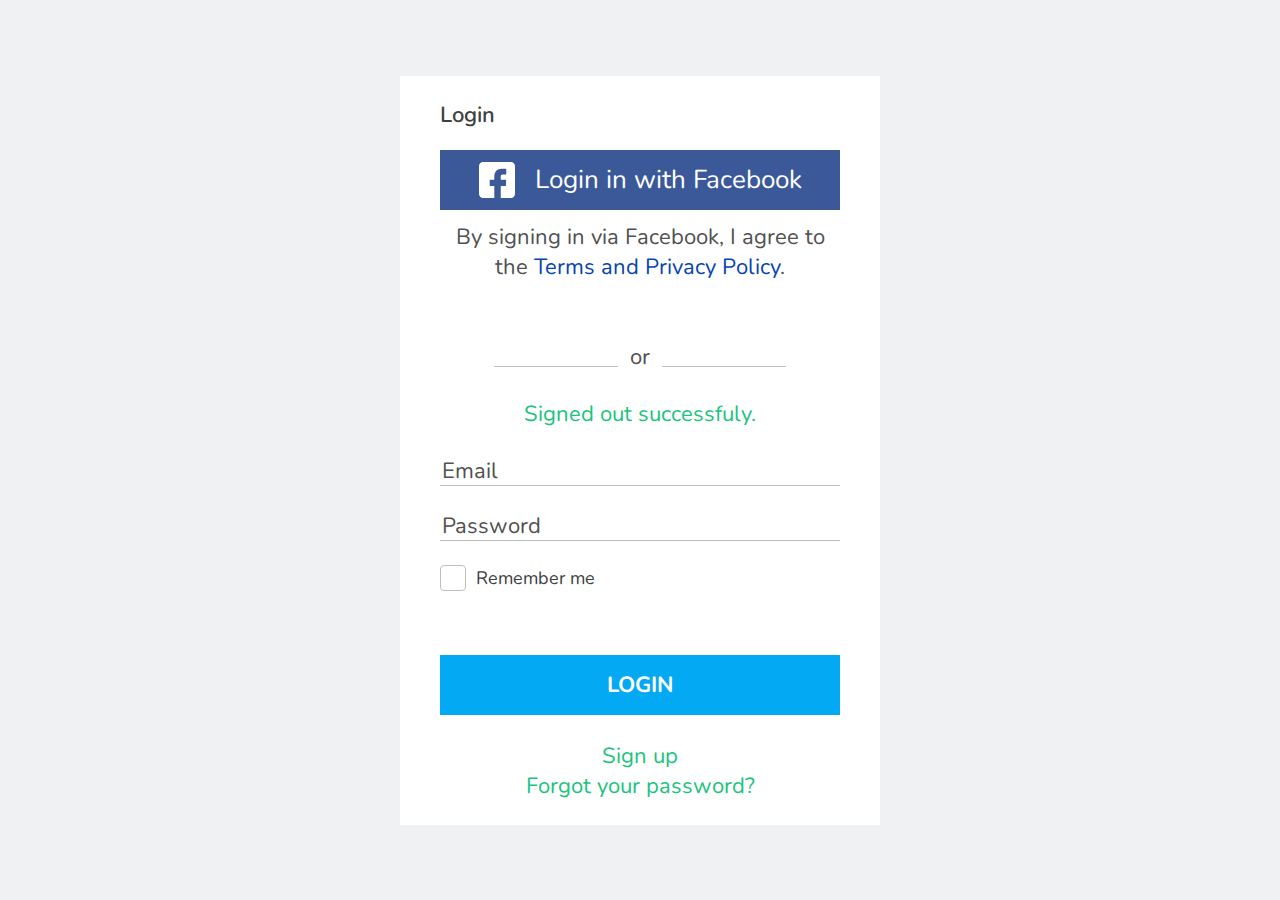
<file: login.html>
<!DOCTYPE html>
<html lang="en">
  <head>
    <meta charset="utf-8" />
    <meta http-equiv="X-UA-Compatible" content="IE=edge" />
    <meta name="keywords" content="Some, SEO, Tags" />
    <meta name="description" content="A description of the page" />
    <meta
      name="viewport"
      content="width=device-width, initial-scale=1, shrink-to-fit=no"
    />
    <meta name="theme-color" content="#ffffff" />
    <meta name="apple-mobile-web-app-status-bar-style" content="#ffffff" />
    <meta name="msapplication-navbutton-color" content="#ffffff" />
    <link rel="stylesheet" href="css/styles.css" />
    <link rel="icon" href="img/favicon.png" type="image/png" />
    <link
      href="https://fonts.googleapis.com/css?family=Nunito:300,400,600&amp;subset=cyrillic"
      rel="stylesheet"
    />
    <title>Template</title>
  </head>
  <body>
    <main>
      <div class="login">
        <form action="" class="login__form">
          <div class="login__title">Login</div>
          <button class="login__button">
            <img src="img/login-facebook.svg" alt="facebook" />
            Login in with Facebook
          </button>
          <div class="login__reminder">
            By signing in via Facebook, I agree to the
            <a href="" target="_blank">Terms and Privacy Policy</a>.
          </div>
          <div class="login__divider">
            <span>or</span>
          </div>
          <div class="login__status-info">
            Signed out successfuly.
          </div>
          <div class="login__inputs">
            <input type="text" class="login__input" placeholder="Email" />
            <input type="text" class="login__input" placeholder="Password" />
          </div>
          <div class="login__remember">
            <div class="checkbox">
              <input id="remember" type="checkbox" />
              <label for="remember"></label>
              <span>Remember me</span>
            </div>
          </div>
          <button type="submit" class="login__button login__button--blue">
            Login
          </button>
          <div class="login__links">
            <a href="">Sign up</a>
            <a href="">Forgot your password?</a>
          </div>
        </form>
      </div>
    </main>
  </body>
</html>
</file>
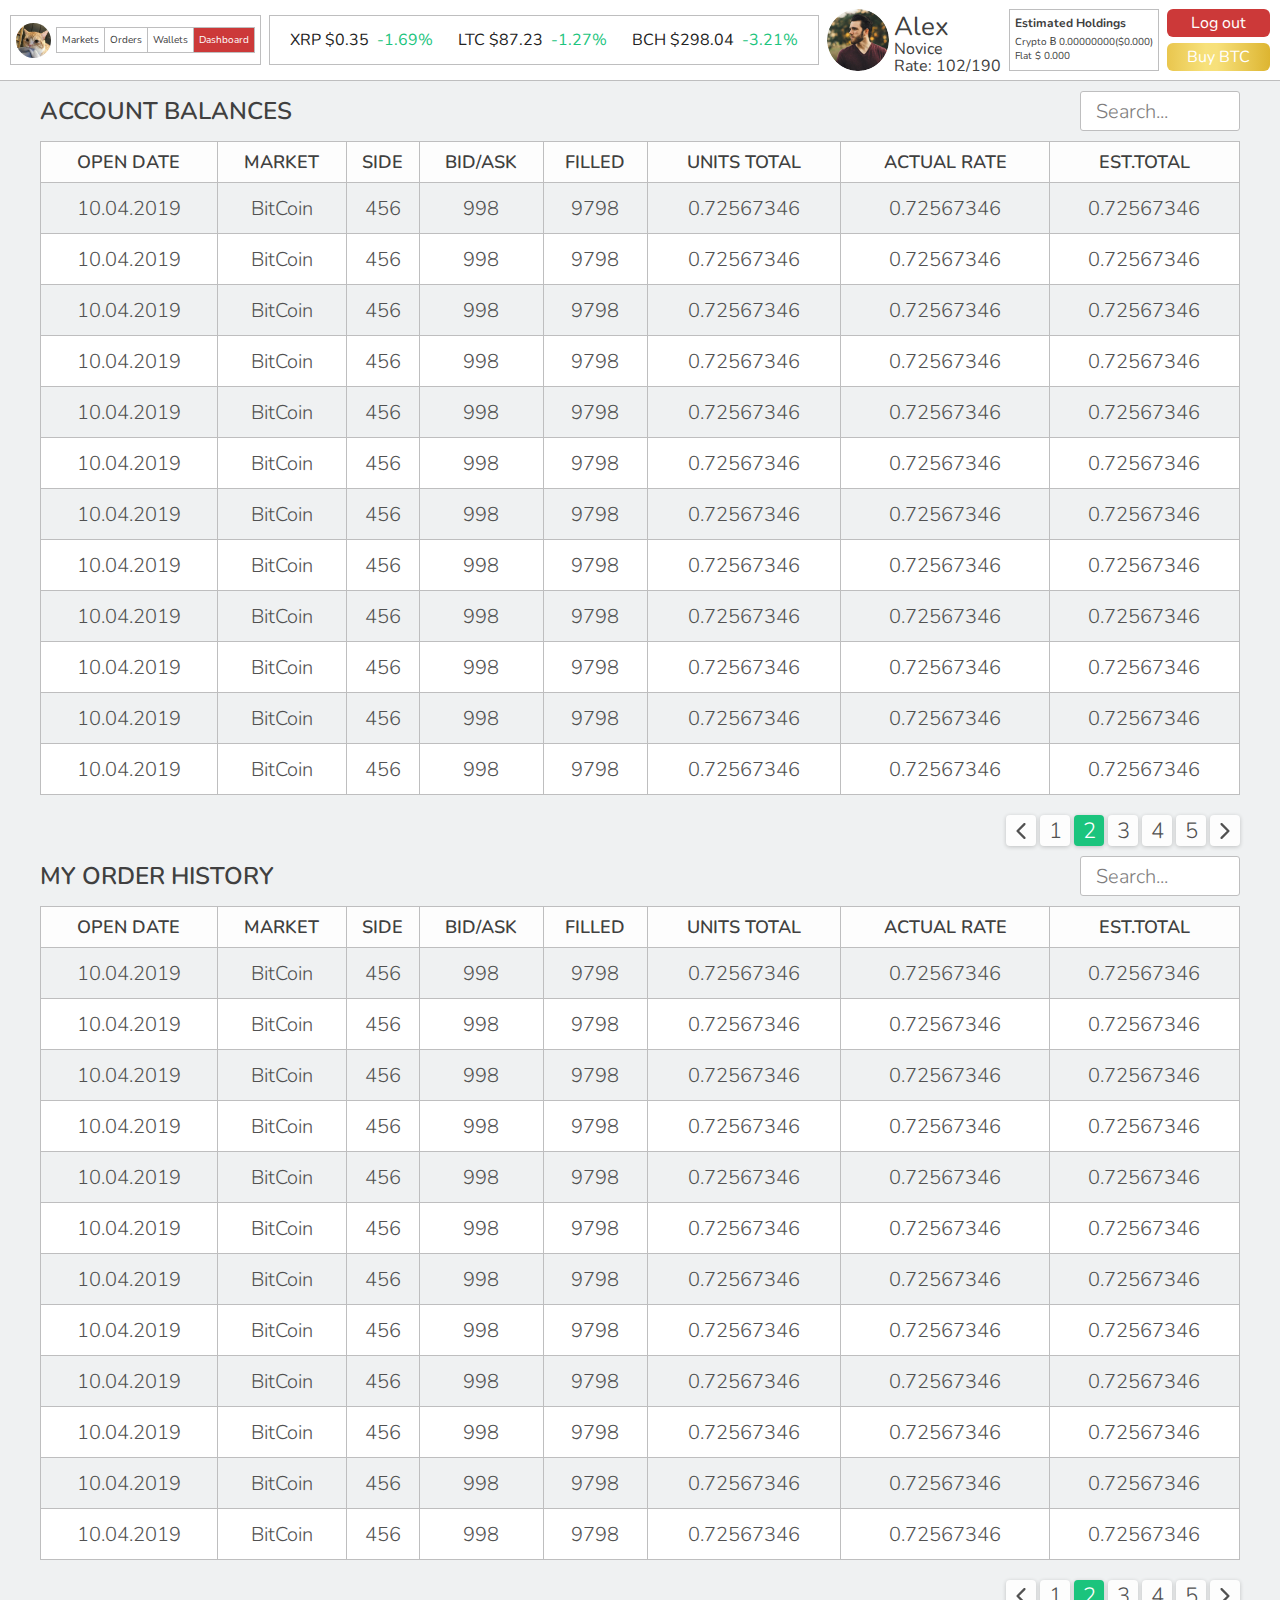
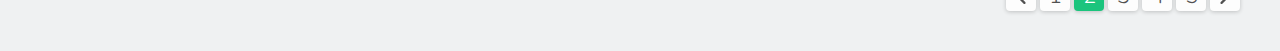
<file: my-orders.html>
<!DOCTYPE html>
<html lang="en">
  <head>
    <meta charset="utf-8" />
    <meta http-equiv="X-UA-Compatible" content="IE=edge" />
    <meta name="keywords" content="Some, SEO, Tags" />
    <meta name="description" content="A description of the page" />
    <meta
      name="viewport"
      content="width=device-width, initial-scale=1, shrink-to-fit=no"
    />
    <meta name="theme-color" content="#ffffff" />
    <meta name="apple-mobile-web-app-status-bar-style" content="#ffffff" />
    <meta name="msapplication-navbutton-color" content="#ffffff" />
    <link rel="stylesheet" href="css/styles.css" />
    <link rel="icon" href="img/favicon.png" type="image/png" />
    <link
      href="https://fonts.googleapis.com/css?family=Nunito:300,400,600&amp;subset=cyrillic"
      rel="stylesheet"
    />
    <title>Template</title>
  </head>
  <body>
    <header class="header">
      <div class="header__inner">
        <div class="header__nav">
          <div class="header__nav-logo">
            <img src="img/logo.jpg" alt="logo" />
          </div>
          <div class="tabs tabs--min">
            <div class="tabs__tab">Markets</div>
            <div class="tabs__tab">Orders</div>
            <div class="tabs__tab">Wallets</div>
            <div class="tabs__tab tabs__tab--active">Dashboard</div>
          </div>
        </div>
        <ul class="header__rates">
          <li class="header__rate down">
            <div>XRP $0.35</div>
            <span>-1.69%</span>
          </li>
          <li class="header__rate down">
            <div>LTC $87.23</div>
            <span>-1.27%</span>
          </li>
          <li class="header__rate down">
            <div>BCH $298.04</div>
            <span>-3.21%</span>
          </li>
        </ul>
        <div class="header__user">
          <div class="header__user-avatar">
            <img src="img/photo.jpg" alt="avatar" />
          </div>
          <div class="header__user-info">
            <div>Alex</div>
            <div>Novice</div>
            <div>Rate: 102/190</div>
          </div>
          <div class="header__holdings">
            <div>Estimated Holdings</div>
            <span>Crypto Ƀ 0.00000000($0.000)</span>
            <span>Flat $ 0.000</span>
          </div>
          <div class="header__user-buttons">
            <button class="button button--red">Log out</button>
            <button class="button button--gold">Buy BTC</button>
          </div>
        </div>
      </div>
    </header>

    <main>
      <div class="my-orders">
        <div class="my-orders__inner">
          <div class="my-orders__nav">
            <div class="my-orders__title">
              Account balances
            </div>
            <input
              type="text"
              class="input input--search"
              placeholder="Search..."
            />
          </div>
          <table class="chart-table">
            <thead>
              <th>OPEN DATE</th>
              <th>MARKET</th>
              <th>SIDE</th>
              <th>BID/ASK</th>
              <th>FILLED</th>
              <th>UNITS TOTAL</th>
              <th>ACTUAL RATE</th>
              <th>EST.TOTAL</th>
            </thead>
            <tbody>
              <tr>
                <td>10.04.2019</td>
                <td>BitCoin</td>
                <td>456</td>
                <td>998</td>
                <td>9798</td>
                <td>0.72567346</td>
                <td>0.72567346</td>
                <td>0.72567346</td>
              </tr>
              <tr>
                <td>10.04.2019</td>
                <td>BitCoin</td>
                <td>456</td>
                <td>998</td>
                <td>9798</td>
                <td>0.72567346</td>
                <td>0.72567346</td>
                <td>0.72567346</td>
              </tr>
              <tr>
                <td>10.04.2019</td>
                <td>BitCoin</td>
                <td>456</td>
                <td>998</td>
                <td>9798</td>
                <td>0.72567346</td>
                <td>0.72567346</td>
                <td>0.72567346</td>
              </tr>
              <tr>
                <td>10.04.2019</td>
                <td>BitCoin</td>
                <td>456</td>
                <td>998</td>
                <td>9798</td>
                <td>0.72567346</td>
                <td>0.72567346</td>
                <td>0.72567346</td>
              </tr>
              <tr>
                <td>10.04.2019</td>
                <td>BitCoin</td>
                <td>456</td>
                <td>998</td>
                <td>9798</td>
                <td>0.72567346</td>
                <td>0.72567346</td>
                <td>0.72567346</td>
              </tr>
              <tr>
                <td>10.04.2019</td>
                <td>BitCoin</td>
                <td>456</td>
                <td>998</td>
                <td>9798</td>
                <td>0.72567346</td>
                <td>0.72567346</td>
                <td>0.72567346</td>
              </tr>
              <tr>
                <td>10.04.2019</td>
                <td>BitCoin</td>
                <td>456</td>
                <td>998</td>
                <td>9798</td>
                <td>0.72567346</td>
                <td>0.72567346</td>
                <td>0.72567346</td>
              </tr>
              <tr>
                <td>10.04.2019</td>
                <td>BitCoin</td>
                <td>456</td>
                <td>998</td>
                <td>9798</td>
                <td>0.72567346</td>
                <td>0.72567346</td>
                <td>0.72567346</td>
              </tr>
              <tr>
                <td>10.04.2019</td>
                <td>BitCoin</td>
                <td>456</td>
                <td>998</td>
                <td>9798</td>
                <td>0.72567346</td>
                <td>0.72567346</td>
                <td>0.72567346</td>
              </tr>
              <tr>
                <td>10.04.2019</td>
                <td>BitCoin</td>
                <td>456</td>
                <td>998</td>
                <td>9798</td>
                <td>0.72567346</td>
                <td>0.72567346</td>
                <td>0.72567346</td>
              </tr>
              <tr>
                <td>10.04.2019</td>
                <td>BitCoin</td>
                <td>456</td>
                <td>998</td>
                <td>9798</td>
                <td>0.72567346</td>
                <td>0.72567346</td>
                <td>0.72567346</td>
              </tr>
              <tr>
                <td>10.04.2019</td>
                <td>BitCoin</td>
                <td>456</td>
                <td>998</td>
                <td>9798</td>
                <td>0.72567346</td>
                <td>0.72567346</td>
                <td>0.72567346</td>
              </tr>
            </tbody>
          </table>
          <div class="pagination">
            <div class="pagination__nav">
              <a href="" class="pagination__item">
                <img src="img/pagination-left.svg" alt="prev" />
              </a>
              <a href="" class="pagination__item">1</a>
              <a href="" class="pagination__item active">2</a>
              <a href="" class="pagination__item">3</a>
              <a href="" class="pagination__item">4</a>
              <a href="" class="pagination__item">5</a>
              <a href="" class="pagination__item">
                <img src="img/pagination-right.svg" alt="next" />
              </a>
            </div>
          </div>

          <div class="my-orders__nav">
            <div class="my-orders__title">
              MY ORDER HISTORY
            </div>
            <input
              type="text"
              class="input input--search"
              placeholder="Search..."
            />
          </div>
          <table class="chart-table">
            <thead>
              <th>OPEN DATE</th>
              <th>MARKET</th>
              <th>SIDE</th>
              <th>BID/ASK</th>
              <th>FILLED</th>
              <th>UNITS TOTAL</th>
              <th>ACTUAL RATE</th>
              <th>EST.TOTAL</th>
            </thead>
            <tbody>
              <tr>
                <td>10.04.2019</td>
                <td>BitCoin</td>
                <td>456</td>
                <td>998</td>
                <td>9798</td>
                <td>0.72567346</td>
                <td>0.72567346</td>
                <td>0.72567346</td>
              </tr>
              <tr>
                <td>10.04.2019</td>
                <td>BitCoin</td>
                <td>456</td>
                <td>998</td>
                <td>9798</td>
                <td>0.72567346</td>
                <td>0.72567346</td>
                <td>0.72567346</td>
              </tr>
              <tr>
                <td>10.04.2019</td>
                <td>BitCoin</td>
                <td>456</td>
                <td>998</td>
                <td>9798</td>
                <td>0.72567346</td>
                <td>0.72567346</td>
                <td>0.72567346</td>
              </tr>
              <tr>
                <td>10.04.2019</td>
                <td>BitCoin</td>
                <td>456</td>
                <td>998</td>
                <td>9798</td>
                <td>0.72567346</td>
                <td>0.72567346</td>
                <td>0.72567346</td>
              </tr>
              <tr>
                <td>10.04.2019</td>
                <td>BitCoin</td>
                <td>456</td>
                <td>998</td>
                <td>9798</td>
                <td>0.72567346</td>
                <td>0.72567346</td>
                <td>0.72567346</td>
              </tr>
              <tr>
                <td>10.04.2019</td>
                <td>BitCoin</td>
                <td>456</td>
                <td>998</td>
                <td>9798</td>
                <td>0.72567346</td>
                <td>0.72567346</td>
                <td>0.72567346</td>
              </tr>
              <tr>
                <td>10.04.2019</td>
                <td>BitCoin</td>
                <td>456</td>
                <td>998</td>
                <td>9798</td>
                <td>0.72567346</td>
                <td>0.72567346</td>
                <td>0.72567346</td>
              </tr>
              <tr>
                <td>10.04.2019</td>
                <td>BitCoin</td>
                <td>456</td>
                <td>998</td>
                <td>9798</td>
                <td>0.72567346</td>
                <td>0.72567346</td>
                <td>0.72567346</td>
              </tr>
              <tr>
                <td>10.04.2019</td>
                <td>BitCoin</td>
                <td>456</td>
                <td>998</td>
                <td>9798</td>
                <td>0.72567346</td>
                <td>0.72567346</td>
                <td>0.72567346</td>
              </tr>
              <tr>
                <td>10.04.2019</td>
                <td>BitCoin</td>
                <td>456</td>
                <td>998</td>
                <td>9798</td>
                <td>0.72567346</td>
                <td>0.72567346</td>
                <td>0.72567346</td>
              </tr>
              <tr>
                <td>10.04.2019</td>
                <td>BitCoin</td>
                <td>456</td>
                <td>998</td>
                <td>9798</td>
                <td>0.72567346</td>
                <td>0.72567346</td>
                <td>0.72567346</td>
              </tr>
              <tr>
                <td>10.04.2019</td>
                <td>BitCoin</td>
                <td>456</td>
                <td>998</td>
                <td>9798</td>
                <td>0.72567346</td>
                <td>0.72567346</td>
                <td>0.72567346</td>
              </tr>
            </tbody>
          </table>
          <div class="pagination">
            <div class="pagination__nav">
              <a href="" class="pagination__item">
                <img src="img/pagination-left.svg" alt="prev" />
              </a>
              <a href="" class="pagination__item">1</a>
              <a href="" class="pagination__item active">2</a>
              <a href="" class="pagination__item">3</a>
              <a href="" class="pagination__item">4</a>
              <a href="" class="pagination__item">5</a>
              <a href="" class="pagination__item">
                <img src="img/pagination-right.svg" alt="next" />
              </a>
            </div>
          </div>
        </div>
      </div>
    </main>
  </body>
</html>
</file>
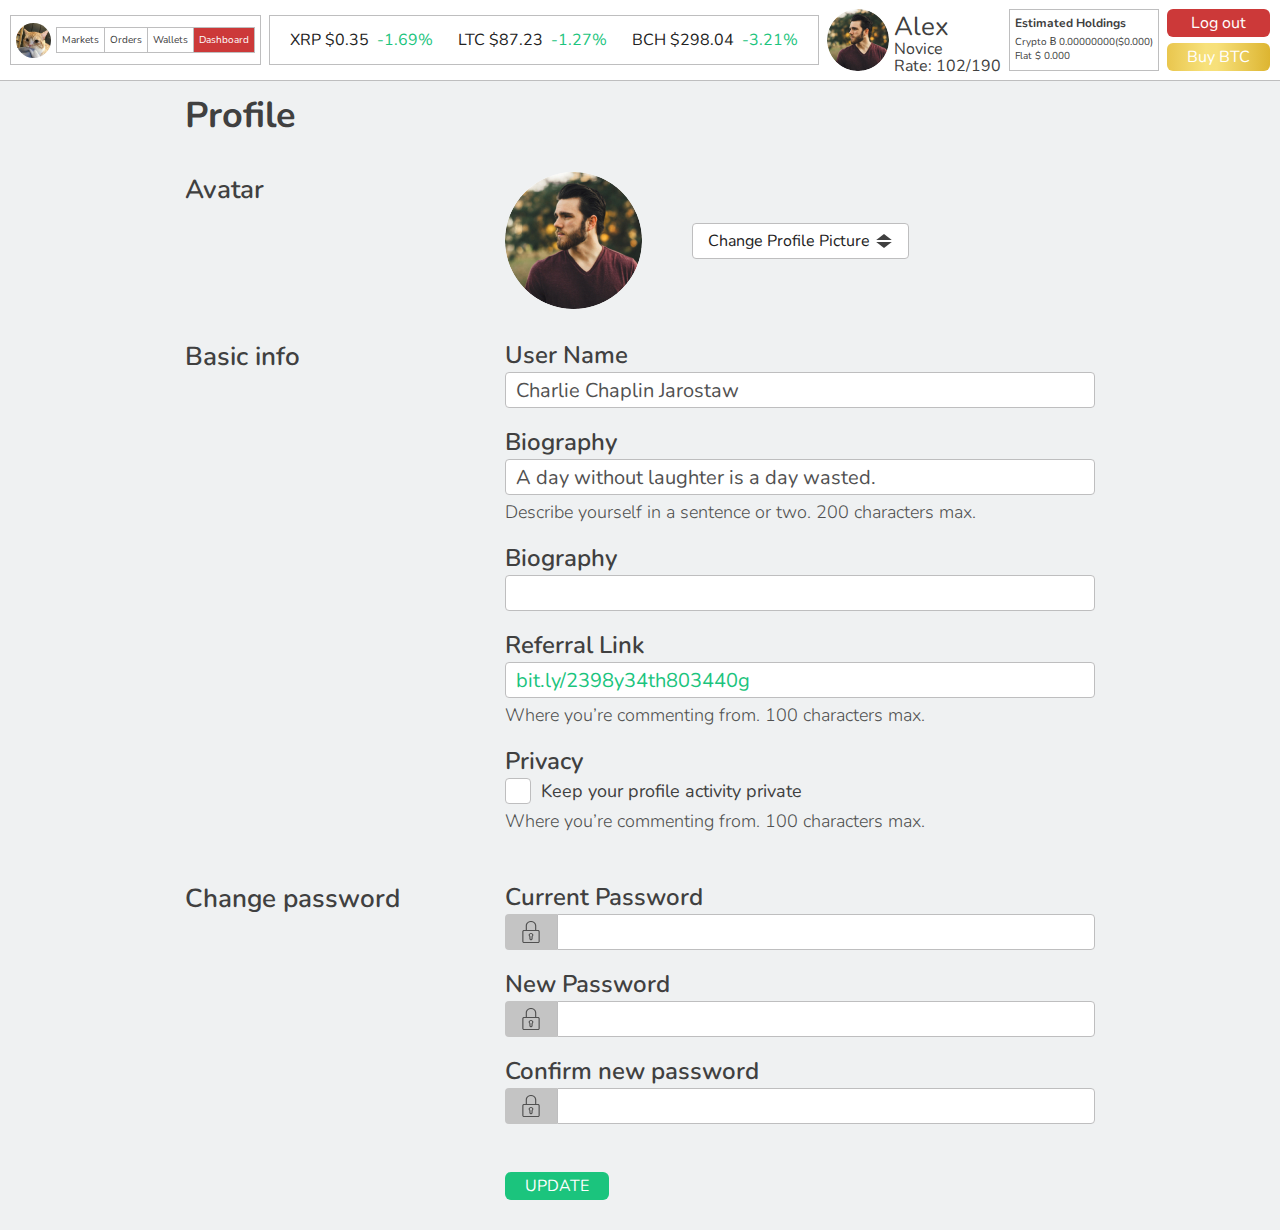
<file: profile.html>
<!DOCTYPE html>
<html lang="en">
  <head>
    <meta charset="utf-8" />
    <meta http-equiv="X-UA-Compatible" content="IE=edge" />
    <meta name="keywords" content="Some, SEO, Tags" />
    <meta name="description" content="A description of the page" />
    <meta
      name="viewport"
      content="width=device-width, initial-scale=1, shrink-to-fit=no"
    />
    <meta name="theme-color" content="#ffffff" />
    <meta name="apple-mobile-web-app-status-bar-style" content="#ffffff" />
    <meta name="msapplication-navbutton-color" content="#ffffff" />
    <link rel="stylesheet" href="css/styles.css" />
    <link rel="icon" href="img/favicon.png" type="image/png" />
    <link
      href="https://fonts.googleapis.com/css?family=Nunito:300,400,600&amp;subset=cyrillic"
      rel="stylesheet"
    />
    <title>Template</title>
  </head>
  <body>
    <header class="header">
      <div class="header__inner">
        <div class="header__nav">
          <div class="header__nav-logo">
            <img src="img/logo.jpg" alt="logo" />
          </div>
          <div class="tabs tabs--min">
            <div class="tabs__tab">Markets</div>
            <div class="tabs__tab">Orders</div>
            <div class="tabs__tab">Wallets</div>
            <div class="tabs__tab tabs__tab--active">Dashboard</div>
          </div>
        </div>
        <ul class="header__rates">
          <li class="header__rate down">
            <div>XRP $0.35</div>
            <span>-1.69%</span>
          </li>
          <li class="header__rate down">
            <div>LTC $87.23</div>
            <span>-1.27%</span>
          </li>
          <li class="header__rate down">
            <div>BCH $298.04</div>
            <span>-3.21%</span>
          </li>
        </ul>
        <div class="header__user">
          <div class="header__user-avatar">
            <img src="img/photo.jpg" alt="avatar" />
          </div>
          <div class="header__user-info">
            <div>Alex</div>
            <div>Novice</div>
            <div>Rate: 102/190</div>
          </div>
          <div class="header__holdings">
            <div>Estimated Holdings</div>
            <span>Crypto Ƀ 0.00000000($0.000)</span>
            <span>Flat $ 0.000</span>
          </div>
          <div class="header__user-buttons">
            <button class="button button--red">Log out</button>
            <button class="button button--gold">Buy BTC</button>
          </div>
        </div>
      </div>
    </header>

    <main>
      <div class="profile">
        <form action="" class="profile__inner">
          <div class="profile__heading">
            Profile
          </div>
          <div class="profile__row">
            <div class="profile__row-title">Avatar</div>
            <div class="profile__row-info">
              <div class="profile__avatar-container">
                <div class="profile__avatar">
                  <img src="img/profile-avatar.jpg" alt="avatar" />
                </div>
                <input
                  type="file"
                  id="file"
                  class="profile__input profile__input--file"
                />
                <label for="file"
                  >Change Profile Picture
                  <img src="img/polygons.svg" alt="poligons" />
                </label>
              </div>
            </div>
          </div>
          <div class="profile__row">
            <div class="profile__row-title">Basic info</div>
            <div class="profile__row-info">
              <div class="profile__field">
                <label>User Name</label>
                <input
                  type="text"
                  class="profile__input"
                  value="Charlie Chaplin Jarostaw"
                />
              </div>
              <div class="profile__field">
                <label>Biography</label>
                <input
                  type="text"
                  class="profile__input"
                  value="A day without laughter is a day wasted."
                />
                <span
                  >Describe yourself in a sentence or two. 200 characters
                  max.</span
                >
              </div>
              <div class="profile__field">
                <label>Biography</label>
                <input type="text" class="profile__input" />
              </div>
              <div class="profile__field">
                <label>Referral Link</label>
                <input
                  type="text"
                  class="profile__input profile__input--referal"
                  value="bit.ly/2398y34th803440g"
                />
                <span>Where you’re commenting from. 100 characters max.</span>
              </div>
              <div class="profile__field">
                <label>Privacy</label>
                <div class="checkbox">
                  <input id="privacy" type="checkbox" />
                  <label for="privacy"></label>
                  <span>Keep your profile activity private</span>
                </div>
                <span>Where you’re commenting from. 100 characters max.</span>
              </div>
            </div>
          </div>
          <div class="profile__row">
            <div class="profile__row-title">Change password</div>
            <div class="profile__row-info">
              <div class="profile__field">
                <label>Current Password</label>
                <div class="profile__field-icon-container">
                  <div class="profile__field-icon">
                    <img src="img/padlock.svg" alt="padlock" />
                  </div>
                  <input type="text" class="profile__input" />
                </div>
              </div>
              <div class="profile__field">
                <label>New Password</label>
                <div class="profile__field-icon-container">
                  <div class="profile__field-icon">
                    <img src="img/padlock.svg" alt="padlock" />
                  </div>
                  <input type="text" class="profile__input" />
                </div>
              </div>
              <div class="profile__field">
                <label>Confirm new password</label>
                <div class="profile__field-icon-container">
                  <div class="profile__field-icon">
                    <img src="img/padlock.svg" alt="padlock" />
                  </div>
                  <input type="text" class="profile__input" />
                </div>
              </div>
            </div>
          </div>
          <div class="profile__row">
            <div class="profile__row-title"></div>
            <div class="profile__row-info">
              <button class="button button--profile">UPDATE</button>
            </div>
          </div>
        </form>
      </div>
    </main>
  </body>
</html>
</file>
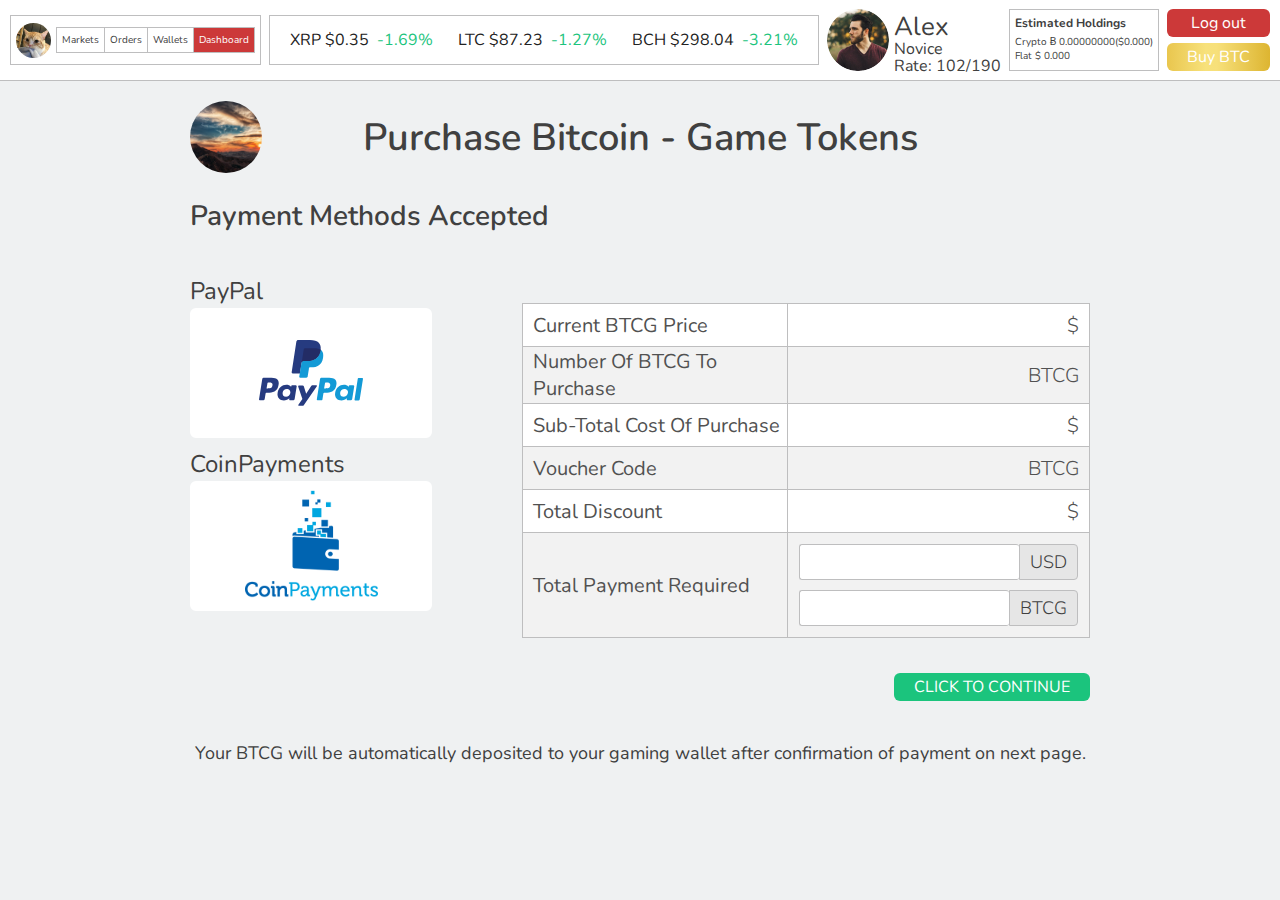
<file: purchase.html>
<!DOCTYPE html>
<html lang="en">
  <head>
    <meta charset="utf-8" />
    <meta http-equiv="X-UA-Compatible" content="IE=edge" />
    <meta name="keywords" content="Some, SEO, Tags" />
    <meta name="description" content="A description of the page" />
    <meta
      name="viewport"
      content="width=device-width, initial-scale=1, shrink-to-fit=no"
    />
    <meta name="theme-color" content="#ffffff" />
    <meta name="apple-mobile-web-app-status-bar-style" content="#ffffff" />
    <meta name="msapplication-navbutton-color" content="#ffffff" />
    <link rel="stylesheet" href="css/styles.css" />
    <link rel="icon" href="img/favicon.png" type="image/png" />
    <link
      href="https://fonts.googleapis.com/css?family=Nunito:300,400,600&amp;subset=cyrillic"
      rel="stylesheet"
    />
    <title>Template</title>
  </head>
  <body>
    <header class="header">
      <div class="header__inner">
        <div class="header__nav">
          <div class="header__nav-logo">
            <img src="img/logo.jpg" alt="logo" />
          </div>
          <div class="tabs tabs--min">
            <div class="tabs__tab">Markets</div>
            <div class="tabs__tab">Orders</div>
            <div class="tabs__tab">Wallets</div>
            <div class="tabs__tab tabs__tab--active">Dashboard</div>
          </div>
        </div>
        <ul class="header__rates">
          <li class="header__rate down">
            <div>XRP $0.35</div>
            <span>-1.69%</span>
          </li>
          <li class="header__rate down">
            <div>LTC $87.23</div>
            <span>-1.27%</span>
          </li>
          <li class="header__rate down">
            <div>BCH $298.04</div>
            <span>-3.21%</span>
          </li>
        </ul>
        <div class="header__user">
          <div class="header__user-avatar">
            <img src="img/photo.jpg" alt="avatar" />
          </div>
          <div class="header__user-info">
            <div>Alex</div>
            <div>Novice</div>
            <div>Rate: 102/190</div>
          </div>
          <div class="header__holdings">
            <div>Estimated Holdings</div>
            <span>Crypto Ƀ 0.00000000($0.000)</span>
            <span>Flat $ 0.000</span>
          </div>
          <div class="header__user-buttons">
            <button class="button button--red">Log out</button>
            <button class="button button--gold">Buy BTC</button>
          </div>
        </div>
      </div>
    </header>

    <main>
      <div class="purchase">
        <div class="purchase__inner">
          <div class="purchase__title">
            <div class="purchase__avatar">
              <img src="img/picture.jpg" alt="avatar" />
            </div>
            <span>Purchase Bitcoin - Game Tokens</span>
          </div>
          <div class="purchase__sub-title">Payment Methods Accepted</div>
          <form class="purchase__form">
            <div class="pay-way__list">
              <div class="pay-way__item-title">PayPal</div>
              <input hidden id="paypal" type="radio" name="pay-way" />
              <label for="paypal" class="pay-way__item">
                <div class="pay-way__item-img">
                  <img src="img/pay-way-palka.svg" alt="paypal" />
                </div>
              </label>
              <div class="pay-way__item-title">CoinPayments</div>
              <input hidden id="coinmarket" type="radio" name="pay-way" />
              <label for="coinmarket" class="pay-way__item">
                <div class="pay-way__item-img">
                  <img src="img/pay-way-coinmarket.svg" alt="coinmarket" />
                </div>
              </label>
            </div>
            <div class="purchase__table">
              <table class="chart-table">
                <tbody>
                  <tr>
                    <td class="purchase__td-title">Current BTCG Price</td>
                    <td class="purchase__td-text">$</td>
                  </tr>
                  <tr>
                    <td class="purchase__td-title">
                      Number Of BTCG To Purchase
                    </td>
                    <td class="purchase__td-text">BTCG</td>
                  </tr>
                  <tr>
                    <td class="purchase__td-title">
                      Sub-Total Cost Of Purchase
                    </td>
                    <td class="purchase__td-text">$</td>
                  </tr>
                  <tr>
                    <td class="purchase__td-title">Voucher Code</td>
                    <td class="purchase__td-text">BTCG</td>
                  </tr>
                  <tr>
                    <td class="purchase__td-title">Total Discount</td>
                    <td class="purchase__td-text">$</td>
                  </tr>
                  <tr>
                    <td class="purchase__td-title">Total Payment Required</td>
                    <td>
                      <div class="purchase__inputs">
                        <div class="input-with-text">
                          <input type="text" class="input" />
                          <div class="input-text">USD</div>
                        </div>
                        <div class="input-with-text">
                          <input type="text" class="input" />
                          <div class="input-text">BTCG</div>
                        </div>
                      </div>
                    </td>
                  </tr>
                </tbody>
              </table>
              <div class="purchase__recaptcha">
                <div class="g-recaptcha" data-sitekey="your_site_key"></div>
              </div>
              <div class="purchase__button">
                <div class="button">CLICK TO CONTINUE</div>
              </div>
            </div>
          </form>
          <div class="purchase__ps">
            Your BTCG will be automatically deposited to your gaming wallet
            after confirmation of payment on next page.
          </div>
        </div>
      </div>
    </main>
  </body>
  <script src="https://www.google.com/recaptcha/api.js" async defer></script>
</html>
</file>
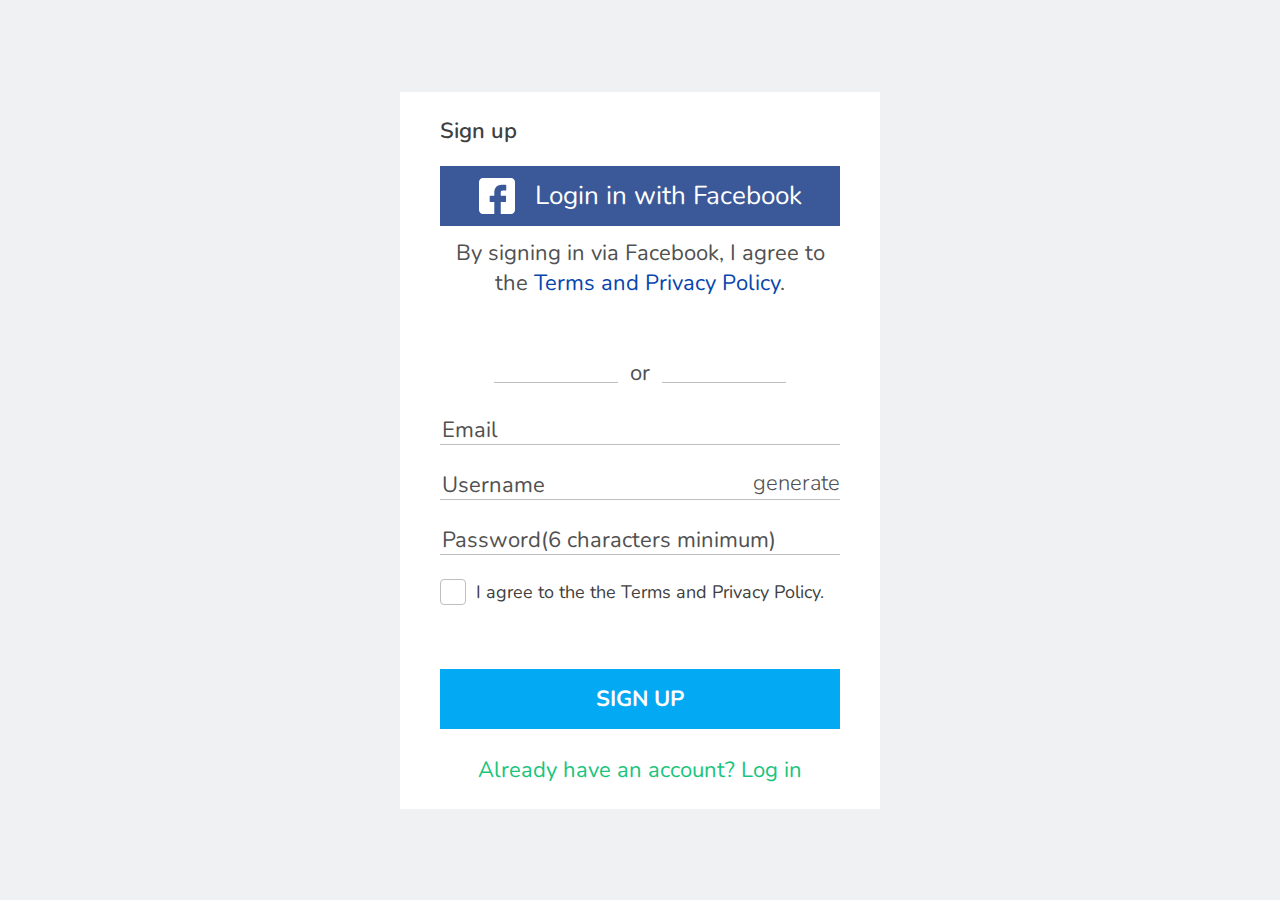
<file: signup.html>
<!DOCTYPE html>
<html lang="en">
  <head>
    <meta charset="utf-8" />
    <meta http-equiv="X-UA-Compatible" content="IE=edge" />
    <meta name="keywords" content="Some, SEO, Tags" />
    <meta name="description" content="A description of the page" />
    <meta
      name="viewport"
      content="width=device-width, initial-scale=1, shrink-to-fit=no"
    />
    <meta name="theme-color" content="#ffffff" />
    <meta name="apple-mobile-web-app-status-bar-style" content="#ffffff" />
    <meta name="msapplication-navbutton-color" content="#ffffff" />
    <link rel="stylesheet" href="css/styles.css" />
    <link rel="icon" href="img/favicon.png" type="image/png" />
    <link
      href="https://fonts.googleapis.com/css?family=Nunito:300,400,600&amp;subset=cyrillic"
      rel="stylesheet"
    />
    <title>Template</title>
  </head>
  <body>
    <main>
      <div class="login">
        <form action="" class="login__form">
          <div class="login__title">Sign up</div>
          <button class="login__button">
            <img src="img/login-facebook.svg" alt="facebook" />
            Login in with Facebook
          </button>
          <div class="login__reminder">
            By signing in via Facebook, I agree to the
            <a href="" target="_blank">Terms and Privacy Policy</a>.
          </div>
          <div class="login__divider">
            <span>or</span>
          </div>
          <div class="login__inputs">
            <input type="text" class="login__input" placeholder="Email" />
            <div class="login__generate">
              <input type="text" class="login__input" placeholder="Username" />
              <button class="login__generate-button">generate</button>
            </div>
            <input
              type="text"
              class="login__input"
              placeholder="Password(6 characters minimum)"
            />
          </div>
          <div class="login__remember">
            <div class="checkbox">
              <input id="remember" type="checkbox" />
              <label for="remember"></label>
              <span>I agree to the the Terms and Privacy Policy.</span>
            </div>
          </div>
          <button type="submit" class="login__button login__button--blue">
            Sign up
          </button>
          <div class="login__links">
            <a href="">Already have an account? Log in</a>
          </div>
        </form>
      </div>
    </main>
  </body>
</html>
</file>
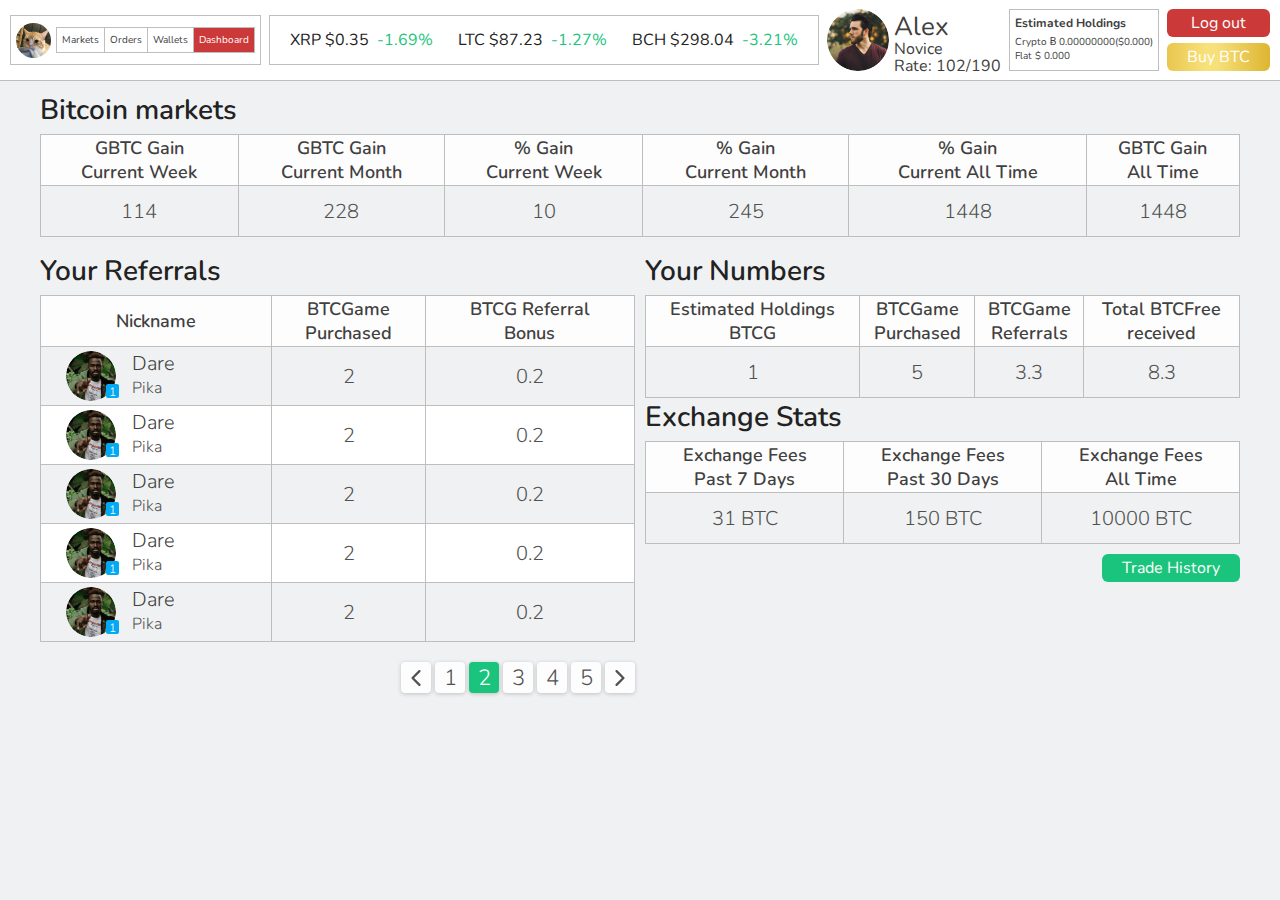
<file: stats.html>
<!DOCTYPE html>
<html lang="en">
  <head>
    <meta charset="utf-8" />
    <meta http-equiv="X-UA-Compatible" content="IE=edge" />
    <meta name="keywords" content="Some, SEO, Tags" />
    <meta name="description" content="A description of the page" />
    <meta
      name="viewport"
      content="width=device-width, initial-scale=1, shrink-to-fit=no"
    />
    <meta name="theme-color" content="#ffffff" />
    <meta name="apple-mobile-web-app-status-bar-style" content="#ffffff" />
    <meta name="msapplication-navbutton-color" content="#ffffff" />
    <link rel="stylesheet" href="css/styles.css" />
    <link rel="icon" href="img/favicon.png" type="image/png" />
    <link
      href="https://fonts.googleapis.com/css?family=Nunito:300,400,600&amp;subset=cyrillic"
      rel="stylesheet"
    />
    <title>Template</title>
  </head>
  <body>
    <header class="header">
      <div class="header__inner">
        <div class="header__nav">
          <div class="header__nav-logo">
            <img src="img/logo.jpg" alt="logo" />
          </div>
          <div class="tabs tabs--min">
            <div class="tabs__tab">Markets</div>
            <div class="tabs__tab">Orders</div>
            <div class="tabs__tab">Wallets</div>
            <div class="tabs__tab tabs__tab--active">Dashboard</div>
          </div>
        </div>
        <ul class="header__rates">
          <li class="header__rate down">
            <div>XRP $0.35</div>
            <span>-1.69%</span>
          </li>
          <li class="header__rate down">
            <div>LTC $87.23</div>
            <span>-1.27%</span>
          </li>
          <li class="header__rate down">
            <div>BCH $298.04</div>
            <span>-3.21%</span>
          </li>
        </ul>
        <div class="header__user">
          <div class="header__user-avatar">
            <img src="img/photo.jpg" alt="avatar" />
          </div>
          <div class="header__user-info">
            <div>Alex</div>
            <div>Novice</div>
            <div>Rate: 102/190</div>
          </div>
          <div class="header__holdings">
            <div>Estimated Holdings</div>
            <span>Crypto Ƀ 0.00000000($0.000)</span>
            <span>Flat $ 0.000</span>
          </div>
          <div class="header__user-buttons">
            <button class="button button--red">Log out</button>
            <button class="button button--gold">Buy BTC</button>
          </div>
        </div>
      </div>
    </header>

    <main>
      <div class="stats">
        <div class="stats__inner">
          <div class="stats__table">
            <div class="stats__table-title">Bitcoin markets</div>
            <table class="chart-table">
              <thead>
                <th>
                  GBTC Gain <br />
                  Current Week
                </th>
                <th>
                  GBTC Gain <br />
                  Current Month
                </th>
                <th>
                  % Gain <br />
                  Current Week
                </th>
                <th>
                  % Gain <br />
                  Current Month
                </th>
                <th>
                  % Gain <br />
                  Current All Time
                </th>
                <th>
                  GBTC Gain <br />
                  All Time
                </th>
              </thead>
              <tbody>
                <tr>
                  <td>114</td>
                  <td>228</td>
                  <td>10</td>
                  <td>245</td>
                  <td>1448</td>
                  <td>1448</td>
                </tr>
              </tbody>
            </table>
          </div>
          <div class="stats__tables">
            <div class="stats__referrals">
              <div class="stats__table">
                <div class="stats__table-title">Your Referrals</div>
                <table class="chart-table">
                  <thead>
                    <th>
                      Nickname
                    </th>
                    <th>
                      BTCGame <br />
                      Purchased
                    </th>
                    <th>
                      BTCG Referral <br />
                      Bonus
                    </th>
                  </thead>
                  <tbody>
                    <tr>
                      <td>
                        <div class="stats__avatar">
                          <div class="avatar-badge">
                            <div>
                              <img src="img/tryhard.jpg" alt="" />
                            </div>
                            <span>1</span>
                          </div>
                          <div class="stats__avatar-info">
                            <div>Dare</div>
                            <span>Pika</span>
                          </div>
                        </div>
                      </td>
                      <td>2</td>
                      <td>0.2</td>
                    </tr>
                    <tr>
                      <td>
                        <div class="stats__avatar">
                          <div class="avatar-badge">
                            <div>
                              <img src="img/tryhard.jpg" alt="" />
                            </div>
                            <span>1</span>
                          </div>
                          <div class="stats__avatar-info">
                            <div>Dare</div>
                            <span>Pika</span>
                          </div>
                        </div>
                      </td>
                      <td>2</td>
                      <td>0.2</td>
                    </tr>
                    <tr>
                      <td>
                        <div class="stats__avatar">
                          <div class="avatar-badge">
                            <div>
                              <img src="img/tryhard.jpg" alt="" />
                            </div>
                            <span>1</span>
                          </div>
                          <div class="stats__avatar-info">
                            <div>Dare</div>
                            <span>Pika</span>
                          </div>
                        </div>
                      </td>
                      <td>2</td>
                      <td>0.2</td>
                    </tr>
                    <tr>
                      <td>
                        <div class="stats__avatar">
                          <div class="avatar-badge">
                            <div>
                              <img src="img/tryhard.jpg" alt="" />
                            </div>
                            <span>1</span>
                          </div>
                          <div class="stats__avatar-info">
                            <div>Dare</div>
                            <span>Pika</span>
                          </div>
                        </div>
                      </td>
                      <td>2</td>
                      <td>0.2</td>
                    </tr>
                    <tr>
                      <td>
                        <div class="stats__avatar">
                          <div class="avatar-badge">
                            <div>
                              <img src="img/tryhard.jpg" alt="" />
                            </div>
                            <span>1</span>
                          </div>
                          <div class="stats__avatar-info">
                            <div>Dare</div>
                            <span>Pika</span>
                          </div>
                        </div>
                      </td>
                      <td>2</td>
                      <td>0.2</td>
                    </tr>
                  </tbody>
                </table>
                <div class="pagination">
                  <div class="pagination__nav">
                    <a href="" class="pagination__item">
                      <img src="img/pagination-left.svg" alt="prev" />
                    </a>
                    <a href="" class="pagination__item">1</a>
                    <a href="" class="pagination__item active">2</a>
                    <a href="" class="pagination__item">3</a>
                    <a href="" class="pagination__item">4</a>
                    <a href="" class="pagination__item">5</a>
                    <a href="" class="pagination__item">
                      <img src="img/pagination-right.svg" alt="next" />
                    </a>
                  </div>
                </div>
              </div>
            </div>
            <div class="stats__numbers">
              <div class="stats__table">
                <div class="stats__table-title">Your Numbers</div>
                <table class="chart-table">
                  <thead>
                    <th>
                      Estimated Holdings <br />
                      BTCG
                    </th>
                    <th>
                      BTCGame <br />
                      Purchased
                    </th>
                    <th>
                      BTCGame <br />
                      Referrals
                    </th>
                    <th>
                      Total BTCFree <br />
                      received
                    </th>
                  </thead>
                  <tbody>
                    <tr>
                      <td>
                        1
                      </td>
                      <td>5</td>
                      <td>3.3</td>
                      <td>8.3</td>
                    </tr>
                  </tbody>
                </table>
              </div>
              <div class="stats__table">
                <div class="stats__table-title">Exchange Stats</div>
                <table class="chart-table">
                  <thead>
                    <th>
                      Exchange Fees <br />
                      Past 7 Days
                    </th>
                    <th>
                      Exchange Fees <br />
                      Past 30 Days
                    </th>
                    <th>
                      Exchange Fees <br />
                      All Time
                    </th>
                  </thead>
                  <tbody>
                    <tr>
                      <td>
                        31 BTC
                      </td>
                      <td>150 BTC</td>
                      <td>10000 BTC</td>
                    </tr>
                  </tbody>
                </table>
              </div>
              <div class="stats__button">
                <div class="button">Trade History</div>
              </div>
            </div>
          </div>
        </div>
      </div>
    </main>
  </body>
</html>
</file>
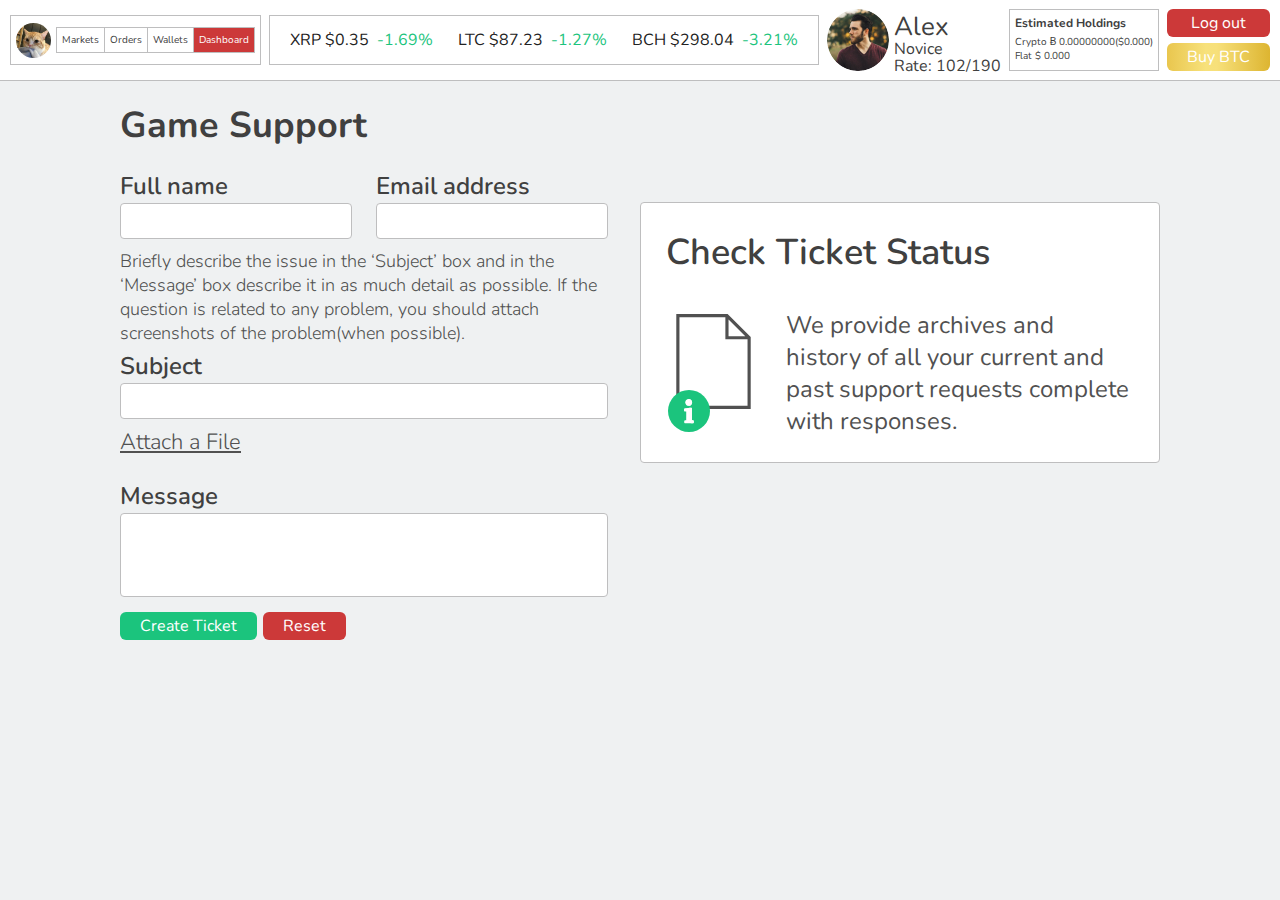
<file: support.html>
<!DOCTYPE html>
<html lang="en">
  <head>
    <meta charset="utf-8" />
    <meta http-equiv="X-UA-Compatible" content="IE=edge" />
    <meta name="keywords" content="Some, SEO, Tags" />
    <meta name="description" content="A description of the page" />
    <meta
      name="viewport"
      content="width=device-width, initial-scale=1, shrink-to-fit=no"
    />
    <meta name="theme-color" content="#ffffff" />
    <meta name="apple-mobile-web-app-status-bar-style" content="#ffffff" />
    <meta name="msapplication-navbutton-color" content="#ffffff" />
    <link rel="stylesheet" href="css/styles.css" />
    <link rel="icon" href="img/favicon.png" type="image/png" />
    <link
      href="https://fonts.googleapis.com/css?family=Nunito:300,400,600&amp;subset=cyrillic"
      rel="stylesheet"
    />
    <title>Template</title>
  </head>
  <body>
    <header class="header">
      <div class="header__inner">
        <div class="header__nav">
          <div class="header__nav-logo">
            <img src="img/logo.jpg" alt="logo" />
          </div>
          <div class="tabs tabs--min">
            <div class="tabs__tab">Markets</div>
            <div class="tabs__tab">Orders</div>
            <div class="tabs__tab">Wallets</div>
            <div class="tabs__tab tabs__tab--active">Dashboard</div>
          </div>
        </div>
        <ul class="header__rates">
          <li class="header__rate down">
            <div>XRP $0.35</div>
            <span>-1.69%</span>
          </li>
          <li class="header__rate down">
            <div>LTC $87.23</div>
            <span>-1.27%</span>
          </li>
          <li class="header__rate down">
            <div>BCH $298.04</div>
            <span>-3.21%</span>
          </li>
        </ul>
        <div class="header__user">
          <div class="header__user-avatar">
            <img src="img/photo.jpg" alt="avatar" />
          </div>
          <div class="header__user-info">
            <div>Alex</div>
            <div>Novice</div>
            <div>Rate: 102/190</div>
          </div>
          <div class="header__holdings">
            <div>Estimated Holdings</div>
            <span>Crypto Ƀ 0.00000000($0.000)</span>
            <span>Flat $ 0.000</span>
          </div>
          <div class="header__user-buttons">
            <button class="button button--red">Log out</button>
            <button class="button button--gold">Buy BTC</button>
          </div>
        </div>
      </div>
    </header>

    <main>
      <div class="support">
        <div class="support__inner">
          <div class="support__title">Game Support</div>
          <form class="support__form">
            <div class="support__form-left">
              <div class="support__form-creditnals">
                <div class="profile__field">
                  <label>Full name</label>
                  <input type="text" class="profile__input" />
                </div>
                <div class="profile__field">
                  <label>Email address</label>
                  <input type="text" class="profile__input" />
                </div>
              </div>
              <div class="support-text">
                Briefly describe the issue in the ‘Subject’ box and in the
                ‘Message’ box describe it in as much detail as possible. If the
                question is related to any problem, you should attach
                screenshots of the problem(when possible).
              </div>
              <div class="profile__field">
                <label>Subject</label>
                <input type="text" class="profile__input" />
              </div>
              <div class="support__attach">
                <input
                  type="file"
                  id="file"
                  class="profile__input profile__input--file profile__input--file-plain"
                />
                <label for="file"
                  >Attach a File
                  <img src="img/polygons.svg" alt="poligons" />
                </label>
              </div>
              <div class="profile__field">
                <label>Message</label>
                <textarea
                  class="profile__input profile__input--textarea"
                ></textarea>
              </div>
              <div class="support__buttons">
                <button class="button">Create Ticket</button>
                <button type="reset" class="button button--red">Reset</button>
              </div>
            </div>
            <div class="support__form-right">
              <div class="support__status">
                <div class="support__status-title">Check Ticket Status</div>
                <div class="support__status-info">
                  <img src="img/ticket-status.svg" alt="status" />
                  <span
                    >We provide archives and history of all your current and
                    past support requests complete with responses.
                  </span>
                </div>
              </div>
            </div>
          </form>
        </div>
      </div>
    </main>
  </body>
</html>
</file>
<file: css/styles.css>
html {
  min-height: 100vh;
}

body {
  margin: 0;
  min-height: 100vh;
  display: flex;
  flex-direction: column;
  background-color: #eff1f2;
  font-family: "Nunito", sans-serif;
  font-size: 16px;
  color: #222;
}

a {
  text-decoration: none;
}

h1,
h2,
h3,
h4,
h5,
h6,
p {
  margin: 0;
}

ul {
  margin: 0;
  padding: 0;
  list-style: none;
}

input,
button,
textarea,
input::placeholder,
textarea::placeholder {
  font-family: inherit;
  font-size: inherit;
  color: inherit;
}

main {
  flex-grow: 1;
  display: flex;
  flex-direction: column;
  box-sizing: border-box;
}

/* HEADER START */

.header {
  height: 80px;
  background-color: #fff;
  display: flex;
  justify-content: center;
  border-bottom: 1px solid #bebebf;
}

.header__inner {
  display: flex;
  justify-content: space-between;
  align-items: center;
}

.header__rates {
  padding-left: 20px;
  padding-right: 20px;
  height: 50px;
  display: flex;
  align-items: center;
  box-sizing: border-box;
  border: 1px solid #bebebf;
  box-sizing: border-box;
  margin-left: 8px;
  margin-right: 8px;
}

.header__rate {
  font-size: 16px;
  display: flex;
}

.header__rate > span {
  margin-left: 8px;
  color: #404040;
}

.header__rate.up > span {
  color: #cc3939;
}

.header__rate.down > span {
  color: #1bc47d;
}

.header__rates > .header__rate:not(:last-child) {
  margin-right: 25px;
}

.header__user {
  height: 62px;
  display: flex;
}

.header__user-avatar {
  width: 62px;
  max-width: 62px;
  min-width: 62px;
  height: 62px;
  max-height: 62px;
  min-height: 62px;
  border-radius: 50%;
  overflow: hidden;
}

.header__user-avatar > img {
  width: 100%;
  height: 100%;
  object-fit: cover;
}

.header__user-info {
  margin-left: 5px;
  display: flex;
  flex-direction: column;
}

.header__user-info > div {
  color: #404040;
  font-size: 16px;
}

.header__user-info > div:first-child {
  font-size: 26px;
}

.header__user-info > div:nth-child(2) {
  margin-top: -6px;
}

.header__user-info > div:nth-child(3) {
  margin-top: -5px;
}

.header__user-buttons {
  display: flex;
  flex-direction: column;
}

.header__user-buttons > .button:not(:last-child) {
  margin-bottom: 6px;
}

.header__nav {
  padding-left: 5px;
  padding-right: 5px;
  height: 50px;
  display: flex;
  align-items: center;
  border: 1px solid #bebebf;
  box-sizing: border-box;
}

.header__nav-logo {
  margin-right: 5px;
  width: 35px;
  max-width: 35px;
  min-width: 35px;
  height: 35px;
  max-height: 35px;
  min-height: 35px;
  border-radius: 50%;
  overflow: hidden;
}

.header__nav-logo > img {
  width: 100%;
  height: 100%;
  object-fit: cover;
}

.header__holdings {
  border: 1px solid #bebebf;
  box-sizing: border-box;
  padding: 5px;
  margin-left: 8px;
  margin-right: 8px;
}

.header__holdings > div {
  font-weight: bold;
  font-size: 12px;
  line-height: 16px;
  color: #404040;
  margin-bottom: 4px;
}

.header__holdings > span {
  font-size: 10px;
  line-height: 14px;
  color: #404040;
  display: block;
}

/* HEADER END */

/* BUTTON START */

.button {
  padding-left: 20px;
  padding-right: 20px;
  height: 28px;
  background-color: #1bc47d;
  border-radius: 6px;
  display: flex;
  align-items: center;
  justify-content: center;
  border: 0;
  box-sizing: border-box;
  color: #fff;
  font-size: 16px;
  cursor: pointer;
  transition: opacity 0.2s ease-in-out;
}

.button:hover {
  opacity: 0.8;
}

.button--red {
  background-color: #cc3939;
}

.button--gold {
  background: linear-gradient(
    89.72deg,
    #e9c64e 0.05%,
    #f7e17b 37.5%,
    #f7e07a 48.42%,
    #ddb531 99.92%
  );
}

.button--refresh {
  height: 40px;
  width: 40px;
  border: 1px solid #bebebf;
  background-color: #fff;
  padding: 0;
}

/* BUTTON END */

/* LAYOUT START */

.layout__chart {
  margin-top: 10px;
  display: flex;
  justify-content: center;
}

.layout__chart-inner {
  max-width: 1200px;
  width: 100%;
  display: flex;
}

.layout__buy {
  margin-top: 10px;
  display: flex;
  justify-content: center;
}

.layout__buy-inner {
  max-width: 1200px;
  width: 100%;
  display: flex;
  justify-content: space-between;
  background-color: #ffffff;
  border: 1px solid #bebebf;
  box-sizing: border-box;
  padding-left: 20px;
  padding-right: 20px;
  padding-top: 8px;
  padding-bottom: 8px;
}

.layout__buy-inner > div:first-child {
  width: 360px;
}

.layout__buy-inner > div:last-child {
  width: 360px;
}

.layout__news {
  margin-top: 10px;
  display: flex;
  justify-content: center;
  margin-bottom: 40px;
}

.layout__news-inner {
  max-width: 1200px;
  width: 100%;
  display: flex;
  justify-content: space-between;
}

.layout__news-inner > div:first-child {
  width: 430px;
  border: 1px solid #bebebf;
  box-sizing: border-box;
  align-self: flex-start;
}

/* LAYOUT END */

/* MARKET START */

.market {
  position: relative;
  max-width: 240px;
  width: 100%;
  display: flex;
  flex-direction: column;
  border: 1px solid #bebebf;
  box-sizing: border-box;
  align-self: flex-start;
  border-bottom: 0;
}

.market__table .table__content {
  width: 100%;
}

/* MARKET END */

/* TABS START */

.tabs {
  display: flex;
  border: 1px solid #bebebf;
  box-sizing: border-box;
  overflow: hidden;
  background-color: #fff;
}

.tabs__tab {
  height: 28px;
  display: flex;
  align-items: center;
  font-size: 16px;
  padding-left: 15px;
  padding-right: 15px;
  color: #404040;
  box-sizing: border-box;
  transition: background-color 0.2s ease-in-out;
  cursor: pointer;
}

.tabs--min .tabs__tab {
  height: 24px;
  font-size: 10px;
  padding-left: 5px;
  padding-right: 5px;
}

.tabs__tab:hover {
  background-color: #bebebf;
}

.tabs > .tabs__tab:not(:last-child) {
  border-right: 1px solid #bebebf;
}

.tabs__tab--active {
  background-color: #cc3939;
  color: #fff;
}

.tabs__tab--active:hover {
  background-color: #cc3939;
}

.tabs--fluid > .tabs__tab {
  flex-grow: 1;
  justify-content: center;
}

/* TABS END */

/* TABLE START */

.table {
  display: flex;
  flex-direction: column;
  background-color: #fff;
}

.table__title {
  margin-bottom: 5px;
  display: flex;
  padding-top: 12px;
  padding-left: 12px;
  box-sizing: border-box;
}

.table__title--border {
  border-bottom: 1px solid #bebebf;
}

.table__title-text {
  margin-left: 8px;
  font-weight: 600;
  font-size: 22px;
  line-height: 30px;
  color: #404040;
}

.table__content {
  position: relative;
  box-sizing: border-box;
}

.table__content > table {
  width: 100%;
  border-collapse: collapse;
}

.table__content thead {
  border-bottom: 1px solid #bebebf;
}

.table__content th {
  border-top: 1px solid #bebebf;
  font-size: 16px;
}

.table__content td {
  font-weight: 300;
  font-size: 12px;
  color: #515151;
  min-height: 20px;
  text-align: center;
  border-bottom: 1px solid #bebebf;
}

.table--info .table__content td {
  color: #525252;
  border-bottom: 0;
}

.table--info .table__content th {
  font-size: 14px;
  font-weight: normal;
  border-top: none;
}

.table__content tbody > tr:nth-child(odd) {
  background-color: #f2f2f2;
}

.table--big .table__content {
  margin-top: 5px;
  background-color: #f2f2f2;
  border-radius: 5px;
}

.table--big .table__content::-webkit-scrollbar {
  width: 4px;
  height: 4px;
}

.table--big .table__content::-webkit-scrollbar-button {
  width: 0px;
  height: 0px;
}

.table--big .table__content::-webkit-scrollbar-thumb {
  background: #bebebf;
  border-radius: 50px;
}

.table--big .table__content::-webkit-scrollbar-track {
  background: #f2f2f2;
  border: 0px none #fff;
  border-radius: 50px;
}

.table--big .table__content::-webkit-scrollbar-corner {
  background: transparent;
}

.table--big th {
  font-size: 12px;
  white-space: nowrap;
  font-weight: normal;
  padding-right: 5px;
  border-top: 0;
}

.table--big tbody > tr:first-child > td {
  padding-top: 5px;
}

.table--big td {
  padding-right: 5px;
}

.table--big .table__input {
  display: flex;
  margin-bottom: 5px;
  background-color: #f2f2f2;
  padding-top: 5px;
  padding-left: 5px;
  box-sizing: border-box;
}

.table--big .table__input > input {
  max-width: 58px;
}

.table__no-content {
  font-weight: 300;
  font-size: 12px;
  color: #515151;
}

.table--big .table__no-content {
  position: absolute;
  top: 60px;
  left: 60px;
}

.table--trades .table__content thead > th:nth-child(3) {
  text-align: center;
}

.table--trades .table__content thead > tr > th:nth-child(4) {
  text-align: center;
}

.table--trades .table__content tbody > tr > td:last-child {
  text-align: center;
}

/* TABLE END */

/* CHART START */

.chart {
  max-width: 700px;
  width: 100%;
  padding: 10px;
  display: flex;
  flex-direction: column;
  background-color: #fff;
  margin-left: 10px;
  margin-right: 10px;
  border: 1px solid #bebebf;
  box-sizing: border-box;
}

.chart__title {
  display: flex;
  align-items: center;
}

.chart__title-img {
  margin-right: 5px;
  display: flex;
  align-items: center;
  justify-content: center;
}

.chart__title-text {
  font-size: 24px;
}

.chart__title > .tabs {
  margin-left: auto;
}

.chart__rates {
  margin-top: 20px;
  margin-left: 30px;
  margin-right: 16px;
  display: flex;
  padding-bottom: 10px;
  justify-content: space-between;
}

.chart__rate {
  display: flex;
  font-size: 18px;
  line-height: 25px;
  color: #515151;
}

.chart__rate > span {
  margin-left: 8px;
}

.chart__rate.up > span {
  color: #cc3939;
}

.chart__rate.down > span {
  color: #1bc47d;
}

.chart__content {
  display: flex;
  flex-direction: column;
  flex-grow: 1;
}

/* CHART END */

/* ORDERS START */

.orders {
  max-width: 240px;
  width: 100%;
  background-color: #fff;
  display: flex;
  flex-direction: column;
  justify-content: space-between;
  border: 1px solid #bebebf;
  box-sizing: border-box;
  padding-left: 6px;
  padding-right: 6px;
  padding-bottom: 26px;
}

.orders__table {
  height: 233px;
  background-color: #fff;
  border-radius: 6px;
}

.orders__table .table__content {
  width: 100%;
  height: 190px;
  overflow: scroll;
  padding-left: 8px;
  padding-right: 8px;
}

/* ORDERS END */

/* INPUT START */

.input {
  height: 18px;
  background-color: #fff;
  border: 1px solid #bebebf;
  box-sizing: border-box;
  border-radius: 3px;
  padding-left: 5px;
  padding-left: 5px;
  box-sizing: border-box;
  font-weight: 300;
  font-size: 12px;
}

.input::placeholder {
  font-weight: 300;
  font-size: 12px;
  line-height: 12px;
  color: #7e7d7d;
}

.input--search {
  font-weight: 300;
  font-size: 20px;
  color: #7e7d7d;
  padding-left: 15px;
}

.input--search::placeholder {
  font-weight: 300;
  font-size: 20px;
  color: #7e7d7d;
  line-height: 40px;
}

.input-with-text {
  display: flex;
}

.input-with-text input {
  height: 36px;
  border: 0;
  border: 1px solid #bebebf;
  border-right: 0;
  font-weight: 300;
  font-size: 18px;
  color: #515151;
}

.input-text {
  background-color: #e6e6e6;
  border: 1px solid #bebebf;
  border-top-right-radius: 4px;
  border-bottom-right-radius: 4px;
  font-weight: 300;
  font-size: 18px;
  color: #404040;
  padding-left: 10px;
  padding-right: 10px;
  display: flex;
  justify-content: center;
  align-items: center;
}

/* INPUT END */

/* BUY START */

.buy {
  max-width: 420px;
  width: 100%;
  background-color: #fff;
  border-radius: 6px;
  box-sizing: border-box;
  margin-left: 10px;
  margin-right: 10px;
}

.buy__form {
  margin-top: 7px;
  background-color: #f2f2f2;
  display: flex;
  flex-direction: column;
  padding-left: 28px;
  padding-right: 28px;
  padding-bottom: 8px;
  border: 1px solid #bebebf;
  box-sizing: border-box;
}

.buy__form-title {
  text-align: center;
  font-weight: 600;
  font-size: 20px;
  line-height: 27px;
  color: #404040;
  margin-top: 5px;
  margin-bottom: 5px;
}

.buy__block {
  max-width: 160px;
  width: 100%;
  display: flex;
  flex-direction: column;
}

.buy__block-balance {
  font-weight: 300;
  font-size: 15px;
  color: #515151;
  margin-bottom: 5px;
}

.buy__block-input {
  position: relative;
  display: flex;
  align-items: center;
  margin-bottom: 7px;
}

.buy__block-label {
  font-weight: 300;
  font-size: 16px;
  line-height: 22px;
  color: #515151;
}

.buy__block-input > .input {
  margin-left: 5px;
  max-width: 90px;
}

.buy__block-input > .buy__block-placeholder {
  position: absolute;
  right: -4px;
  font-size: 10px;
  color: #404040;
}

.buy__block-percents {
  display: flex;
  margin-bottom: 10px;
  justify-content: space-between;
}

.buy__block-percents > .radio {
  width: 29px;
  max-width: 29px;
  min-width: 29px;
}

.buy__blocks {
  display: flex;
  justify-content: space-between;
}

.buy__divider {
  height: 120px;
  width: 1px;
  background-color: #bebebf;
}

/* BUY END */

/* RADIO START */

.radio > input {
  display: none;
}

.radio > label {
  background-color: #fff;
  border: 1px solid #bebebf;
  box-sizing: border-box;
  border-radius: 4px;
  font-size: 10px;
  color: #000;
  display: flex;
  justify-content: center;
  align-items: center;
  transition: background-color 0.2s ease-in-out;
  cursor: pointer;
  user-select: none;
  padding-left: 4px;
  padding-right: 4px;
}

.radio input:checked + label {
  background-color: #bebebf;
}

/* RADIO END */

/* FEED START */

.feed {
  width: 100%;
  max-width: 765px;
  height: 205px;
  display: flex;
  flex-direction: column;
  background-color: #fff;
  padding: 5px;
  box-sizing: border-box;
  border: 1px solid #bebebf;
  box-sizing: border-box;
  align-self: flex-start;
}

.feed__title {
  display: flex;
  border-bottom: 1px solid #bebebf;
  margin-bottom: 7px;
  align-items: center;
}

.feed__title-img {
  display: flex;
  align-items: center;
  justify-content: center;
  margin-right: 8px;
}

.feed__title-text {
  font-size: 24px;
}

.feed__articles {
  display: flex;
  justify-content: space-between;
}

.feed__article {
  max-width: 300px;
  width: 100%;
}

.feed__article-title {
  font-size: 18px;
  color: #515151;
}

.feed__article-text {
  margin-top: 5px;
  font-weight: 300;
  font-size: 12px;
  color: #515151;
}

.feed__article-button {
  display: flex;
  flex-direction: column;
  justify-content: flex-end;
}

/* FEED END */

/* LOGIN START */
.login {
  width: 100%;
  flex-grow: 1;
  display: flex;
  align-items: center;
  justify-content: center;
  box-sizing: border-box;
}

.login__form {
  max-width: 480px;
  width: 100%;
  background-color: #fff;
  padding: 24px 40px;
  box-sizing: border-box;
  display: flex;
  flex-direction: column;
}

.login__title {
  font-weight: 600;
  font-size: 22px;
  line-height: 30px;
  color: #404040;
  margin-bottom: 20px;
}

.login__button {
  height: 60px;
  background-color: #3b5999;
  border-radius: 6px;
  padding: 12px 38px;
  display: flex;
  justify-content: center;
  align-items: center;
  box-sizing: border-box;
  font-size: 26px;
  color: #fff;
  border: 0;
  cursor: pointer;
  border-radius: 0;
}

.login__button > img {
  margin-right: 20px;
}

.login__button--blue {
  background-color: #03a9f3;
  font-size: 22px;
  color: #fff;
  text-transform: uppercase;
  font-weight: bold;
}

.login__reminder {
  margin-top: 12px;
  font-size: 22px;
  line-height: 30px;
  text-align: center;
  color: #515151;
}

.login__reminder > a {
  color: #0645ad;
}

.login__divider {
  margin-top: 60px;
  display: flex;
  align-items: center;
  justify-content: center;
}

.login__divider > span {
  position: relative;
  font-size: 22px;
  text-align: center;
  color: #515151;
  display: flex;
  align-items: flex-end;
}

.login__divider > span:after {
  content: "";
  position: absolute;
  left: -136px;
  width: 124px;
  height: 1px;
  background-color: #bebebf;
  transform: translateY(-5px);
}

.login__divider > span:before {
  content: "";
  position: absolute;
  right: -136px;
  width: 124px;
  height: 1px;
  background-color: #bebebf;
  transform: translateY(-5px);
}

.login__status-info {
  margin-top: 27px;
  font-size: 22px;
  text-align: center;
  color: #1bc47d;
}

.login__input {
  border: 0;
  border-bottom: 1px solid #bebebf;
  transition: all 0.2s ease-in-out;
  outline: none;
}

.login__input::placeholder {
  font-size: 22px;
  line-height: 30px;
  color: #515151;
  transition: all 0.2s ease-in-out;
  opacity: 1;
}

.login__input:focus::placeholder {
  opacity: 0;
}

.login__inputs {
  margin-top: 32px;
  display: flex;
  flex-direction: column;
}

.login__input:focus {
  border-bottom: 1px solid #515151;
}

.login__inputs > .login__input:not(:last-child) {
  margin-bottom: 30px;
}

.login__remember {
  margin-top: 24px;
  margin-bottom: 64px;
}

.login__links {
  margin-top: 26px;
  align-self: center;
  display: flex;
  flex-direction: column;
}

.login__links > a {
  text-align: center;
  font-size: 22px;
  line-height: 30px;
  color: #1bc47d;
}

.login__generate {
  position: relative;
  display: flex;
  flex-direction: column;
  position: relative;
  margin-bottom: 30px;
}

.login__generate-button {
  position: absolute;
  right: 0;
  font-weight: 300;
  font-size: 22px;
  color: #515151;
  background: none;
  border: 0;
  padding: 0;
  cursor: pointer;
  bottom: 2px;
}

/* LOGIN END */

/* CHECKBOX START */

.checkbox {
  display: flex;
  align-items: center;
}

.checkbox > input {
  display: none;
}

.checkbox > label {
  background-color: #fff;
  border: 1px solid #bebebf;
  border-radius: 4px;
  min-height: 26px;
  max-height: 26px;
  min-width: 26px;
  max-width: 26px;
  display: block;
  transition: background-color 0.15s ease-in-out;
  cursor: pointer;
  box-sizing: border-box;
}

.checkbox > span {
  font-size: 18px;
  color: #404040;
  margin-left: 10px;
}

.checkbox > input:checked + label {
  background-image: url("../img/check.svg");
  background-repeat: no-repeat;
  background-position: center;
  background-color: #1bc47d;
  transition: background-color 0.15s ease-in-out;
  border-color: #1bc47d;
}

/* CHECKBOX END */

/* PROFILE START */

.profile {
  width: 100%;
  flex-grow: 1;
  display: flex;
  justify-content: center;
}

.profile__inner {
  margin-top: 10px;
  width: 100%;
  max-width: 910px;
}

.profile__heading {
  font-weight: bold;
  font-size: 36px;
  line-height: 49px;
  color: #404040;
  margin-bottom: 32px;
}

.profile__row {
  display: flex;
  margin-bottom: 30px;
}

.profile__row-info {
  display: flex;
  flex-direction: column;
  flex-grow: 1;
}

.profile__row-title {
  max-width: 320px;
  width: 100%;
  font-weight: 600;
  font-size: 26px;
  color: #404040;
}

.profile__avatar-container {
  display: flex;
  align-items: center;
}

.profile__avatar-container > label {
  margin-left: 50px;
}

.profile__avatar {
  width: 137px;
  height: 137px;
  border-radius: 50%;
  overflow: hidden;
}

.profile__avatar > img {
  width: 100%;
  height: 100%;
  object-fit: cover;
}

.profile__input {
  height: 36px;
  background: #ffffff;
  border: 1px solid #bebebf;
  box-sizing: border-box;
  border-radius: 4px;
  padding-left: 10px;
  outline: none;
  transition: all 0.2s ease-in-out;
  font-size: 20px;
  color: #515151;
}

.profile__input--textarea {
  resize: none;
  min-height: 84px;
}

.profile__input:focus {
  border-color: #515151;
}

.profile__input--file {
  width: 0.1px;
  height: 0.1px;
  opacity: 0;
  overflow: hidden;
  position: absolute;
  z-index: -1;
}

.profile__input--file + label {
  background: #ffffff;
  border: 1px solid #bebebf;
  box-sizing: border-box;
  border-radius: 4px;
  padding-left: 15px;
  padding-right: 15px;
  display: flex;
  align-items: center;
  cursor: pointer;
  height: 36px;
}

.profile__input--file + label > img {
  margin-left: 5px;
}

.profile__field {
  display: flex;
  flex-direction: column;
}

.profile__field > label {
  font-weight: 600;
  font-size: 24px;
  line-height: 33px;
  color: #404040;
}

.profile__row-info > .profile__field {
  margin-bottom: 18px;
}

.profile__field > span {
  margin-top: 5px;
  font-weight: 300;
  font-size: 18px;
  color: #515151;
}

.profile__input--referal {
  color: #1bc47d;
}

.profile__field-icon-container {
  position: relative;
  flex-grow: 1;
  display: flex;
}

.profile__field-icon-container > input {
  width: 100%;
  border-top-left-radius: 0;
  border-bottom-left-radius: 0;
}

.profile__field-icon {
  background-color: #c4c4c4;
  border-top-left-radius: 4px;
  border-bottom-left-radius: 4px;
  padding-left: 14px;
  padding-right: 14px;
  display: flex;
  justify-content: center;
  align-items: center;
}

.button--profile {
  align-self: flex-start;
}

.profile__input--file-plain + label {
  background: none;
  border: none;
  padding: 0;
  text-decoration: underline;
  font-weight: 300;
  font-size: 22px;
  color: #515151;
}

.profile__input--file-plain + label img {
  display: none;
}

/* PROFILE END */

/* B-MARKET START */

.b-market {
  margin-top: 10px;
  display: flex;
  justify-content: center;
}

.b-market__inner {
  max-width: 1200px;
  width: 100%;
}

.b-market__title {
  font-weight: 600;
  font-size: 32px;
  color: #404040;
  text-transform: uppercase;
  margin-bottom: 10px;
}

/* B-MARKETS END */

/* CHART-TABLE START */

.chart-table {
  width: 100%;
  border-collapse: collapse;
  border: 1px solid #bebebf;
  box-sizing: border-box;
}

.chart-table th {
  font-weight: 600;
  font-size: 18px;
  color: #404040;
  background-color: #fdfdfd;
  border-bottom: 1px solid #bebebf;
  height: 38px;
}

.chart-table > thead th:not(:last-child) {
  border-right: 1px solid #bebebf;
}

.chart-table > tbody td {
  font-weight: 300;
  font-size: 20px;
  color: #515151;
  height: 48px;
  text-align: center;
}

.chart-table > tbody > tr:not(:last-child) > td {
  border-bottom: 1px solid #bebebf;
}

.chart-table > tbody td:not(:last-child) {
  border-right: 1px solid #bebebf;
}

.chart-table > tbody > tr:nth-child(even) > td {
  background-color: #fff;
}

.chart-table td.up {
  color: #1bc47d;
}

.chart-table td.down {
  color: #cc3939;
}

/* CHART-TABLE END */

/* PAGINATION START */

.pagination {
  margin-top: 20px;
  display: flex;
  justify-content: flex-end;
}

.pagination__nav {
  display: flex;
}

.pagination__item {
  width: 30px;
  height: 30px;
  background-color: #fdfdfd;
  box-shadow: 0px 1px 4px rgba(0, 0, 0, 0.2);
  border-radius: 4px;
  font-weight: 300;
  font-size: 22px;
  color: #515151;
  display: flex;
  align-items: center;
  justify-content: center;
  padding-top: 1px;
  transition: all 0.2s ease-in-out;
  cursor: pointer;
}

.pagination__item:hover {
  background-color: #1bc47d;
  color: #fff;
}

.pagination__item:hover > img {
  filter: brightness(0) invert(1);
}

.pagination__item.active {
  background-color: #1bc47d;
  color: #fff;
}

.pagination__nav > .pagination__item:not(:last-child) {
  margin-right: 4px;
}

/* PAGINATION END */

/* COMPETITIONSTART */

.competition {
  margin-top: 10px;
  display: flex;
  justify-content: center;
}

.competition__inner {
  max-width: 1200px;
  width: 100%;
}

.competition__title {
  font-weight: bold;
  font-size: 36px;
  text-align: center;
  color: #404040;
}

.competition__nav {
  display: flex;
  flex-direction: column;
  align-items: flex-start;
  margin-bottom: 20px;
}

.competition__nav-title {
  font-weight: 600;
  font-size: 30px;
  color: #404040;
  margin-bottom: 10px;
}

.competition__tables {
  display: flex;
  justify-content: space-between;
}

.competition__table {
  max-width: 595px;
  width: 100%;
}

.competition__th-number {
  min-width: 30px;
}

/* COMPETITION END */

/* BALANCE START */

.balance {
  margin-top: 20px;
  display: flex;
  justify-content: center;
}

.balance__inner {
  max-width: 1200px;
  width: 100%;
  margin-bottom: 40px;
}

.balance__title {
  font-weight: 600;
  font-size: 24px;
  color: #404040;
  text-transform: uppercase;
}

.balance__sub-title {
  font-size: 22px;
  line-height: 30px;
}

.balance__title-info {
  font-size: 20px;
  line-height: 27px;
  color: #404040;
}

.balance__title-info > span {
  font-weight: bold;
  margin-right: 5px;
}

.balance__nav {
  margin-top: 20px;
  display: flex;
  justify-content: space-between;
}

.balance__nav .button {
  height: 40px;
}

.balance__nav > div {
  display: flex;
}

.balance__nav > div > input {
  height: 40px;
  margin-right: 14px;
  max-width: 160px;
}

.balance__table {
  margin-top: 10px;
}

.balance__table th {
  text-transform: uppercase;
}

.balance__th-signs {
  width: 75px;
}

.balance__td-signs > div {
  display: flex;
  align-items: center;
  justify-content: center;
}

.balance__td-signs > div > img {
  margin: 0 4px;
}

/* BALANCE END */

/* MY-ORDERS START */

.my-orders {
  display: flex;
  justify-content: center;
}

.my-orders__inner {
  max-width: 1200px;
  width: 100%;
  margin-bottom: 40px;
}

.my-orders__nav {
  display: flex;
  justify-content: space-between;
  align-items: center;
  margin-top: 10px;
  margin-bottom: 10px;
}

.my-orders__title {
  font-weight: 600;
  font-size: 24px;
  color: #404040;
  text-transform: uppercase;
}

.my-orders__nav input {
  height: 40px;
  max-width: 160px;
}

/* MY-ORDERS END */

/* PURCHASE START */

.purchase {
  margin-top: 20px;
  display: flex;
  justify-content: center;
}

.purchase__inner {
  max-width: 900px;
  width: 100%;
}

.purchase__title {
  height: 72px;
  position: relative;
  display: flex;
  justify-content: center;
  align-items: center;
}

.purchase__avatar {
  position: absolute;
  left: 0;
  width: 72px;
  max-width: 72px;
  min-width: 72px;
  height: 72px;
  max-height: 72px;
  min-height: 72px;
  border-radius: 50%;
  overflow: hidden;
}

.purchase__avatar > img {
  width: 100%;
  height: 100%;
  object-fit: cover;
}

.purchase__title > span {
  font-weight: 600;
  font-size: 38px;
  color: #404040;
}

.purchase__sub-title {
  margin-top: 24px;
  font-weight: 600;
  font-size: 28px;
  line-height: 38px;
  color: #404040;
}

.purchase__form {
  margin-top: 30px;
  display: flex;
  justify-content: space-between;
}

.purchase__table {
  margin-top: 38px;
  width: 568px;
}

.purchase__table .chart-table > tbody > tr:nth-child(even) > td {
  background-color: #f2f2f2;
}

.purchase__table .chart-table > tbody > tr:nth-child(odd) > td {
  background-color: #fff;
}

.purchase__inputs {
  margin: 10px 0;
  display: flex;
  flex-direction: column;
  margin-right: 10px;
  margin-left: 10px;
}

.purchase__inputs input {
  width: 100%;
}

.purchase__inputs > div:not(:last-child) {
  margin-bottom: 10px;
}

.purchase__td-title {
  height: 40px !important;
  font-weight: normal !important;
  text-align: left !important;
  padding-left: 10px;
}

.purchase__td-text {
  height: 40px !important;
  font-size: 26px;
  color: #404040;
  font-weight: 300;
  text-align: right !important;
  padding-right: 10px;
}

.purchase__button {
  margin-top: 15px;
  display: flex;
  justify-content: flex-end;
}

.purchase__recaptcha {
  margin-top: 20px;
  display: flex;
  justify-content: flex-end;
}

.purchase__ps {
  margin-top: 40px;
  font-size: 18px;
  line-height: 25px;
  color: #404040;
  text-align: center;
}

/* PURCHASE END */

/* PAY-WAY START */

.pay-way__list {
  display: flex;
  flex-direction: column;
}

.pay-way__item {
  width: 242px;
  height: 130px;
  display: flex;
  justify-content: center;
  flex-direction: column;
  align-items: center;
  border: 2px solid #fff;
  box-sizing: border-box;
  border-radius: 6px;
  cursor: pointer;
  transition: all 0.2s ease-in-out;
  background-color: #fff;
}

.pay-way__item-img {
  display: flex;
  align-items: center;
  justify-content: center;
}

.pay-way__list > input:checked + label {
  border: 2px solid #1bc47d;
  transition: all 0.2s ease-in-out;
}

.pay-way__item-title {
  margin-top: 10px;
  font-size: 24px;
  line-height: 33px;
  color: #404040;
}

/* PAY-WAY END */

/* SUPPORT START */

.support {
  margin-top: 20px;
  display: flex;
  justify-content: center;
}

.support__inner {
  max-width: 1040px;
  width: 100%;
}

.support__title {
  font-weight: bold;
  font-size: 36px;
  color: #404040;
}

.support__form {
  display: flex;
  justify-content: space-between;
  margin-top: 20px;
}

.support__form-creditnals {
  display: flex;
  justify-content: space-between;
}

.support__form-creditnals .profile__field {
  width: 232px;
}

.support__form-left {
  max-width: 488px;
  width: 100%;
}

.support-text {
  margin-top: 10px;
  margin-bottom: 5px;
  font-weight: 300;
  font-size: 18px;
  color: #515151;
}

.support__attach {
  margin-top: 5px;
  margin-bottom: 20px;
}

.support__buttons {
  margin-top: 15px;
  display: flex;
}

.support__buttons > .button:not(:last-child) {
  margin-right: 6px;
}

.support__form-right {
  display: flex;
  flex-direction: column;
}

.support__status {
  margin-top: 32px;
  width: 520px;
  background-color: #fff;
  display: flex;
  flex-direction: column;
  border: 1px solid #bebebf;
  box-sizing: border-box;
  border-radius: 4px;
  padding: 25px;
}

.support__status-title {
  font-weight: 600;
  font-size: 36px;
  color: #404040;
  margin-bottom: 32px;
}

.support__status-info {
  display: flex;
  align-items: center;
  font-size: 24px;
  color: #515151;
}

.support__status-info > img {
  margin-right: 25px;
}

/* SUPPORT END */

/* STATS START */

.stats {
  margin-top: 10px;
  display: flex;
  justify-content: center;
}

.stats__inner {
  max-width: 1200px;
  width: 100%;
}

.stats__table {
  display: flex;
  flex-direction: column;
}

.stats__table-title {
  font-weight: 600;
  font-size: 28px;
  margin-bottom: 5px;
}

.stats__tables {
  display: flex;
  justify-content: space-between;
}

.stats__tables {
  margin-top: 15px;
  display: flex;
  justify-content: space-between;
}

.stats__referrals .chart-table {
  width: 595px;
}

.stats__avatar {
  padding-left: 24px;
  padding-top: 3px;
  padding-bottom: 3px;
  display: flex;
  align-items: center;
}

.stats__avatar-info {
  margin-left: 13px;
  text-align: left;
  line-height: 23px;
}

.stats__avatar-info > div {
  font-size: 20px;
  color: #404040;
}

.stats__avatar-info > span {
  font-size: 16px;
  color: #515151;
}

.stats__numbers .chart-table {
  width: 595px;
}

.stats__button {
  margin-top: 10px;
  display: flex;
  justify-content: flex-end;
}

/* STATS END */

/* AVATAR-BADGE START */

.avatar-badge {
  position: relative;
  width: 53px;
}

.avatar-badge > div {
  width: 50px;
  max-width: 50px;
  min-width: 50px;
  height: 50px;
  max-height: 50px;
  min-height: 50px;
  border-radius: 50%;
  overflow: hidden;
}

.avatar-badge--min {
  width: 31px;
}

.avatar-badge--min > div {
  width: 28px;
  max-width: 28px;
  min-width: 28px;
  height: 28px;
  max-height: 28px;
  min-height: 28px;
}

.avatar-badge > div > img {
  width: 100%;
  height: 100%;
  object-fit: cover;
}

.avatar-badge > span {
  position: absolute;
  right: 0;
  bottom: 3px;
  font-size: 12px;
  color: #fff;
  background-color: #03a9f3;
  padding-left: 3px;
  padding-right: 3px;
  height: 14px;
  border-radius: 2px;
}

/* AVATAR-BADGE END */

/* LEADERBOARD START */

.leaderboard {
  margin-top: 10px;
  display: flex;
  justify-content: center;
}

.leaderboard__inner {
  max-width: 1200px;
  width: 100%;
  margin-bottom: 40px;
}

.leaderboard__title {
  font-weight: 600;
  font-size: 36px;
  color: #404040;
  text-align: center;
  margin-bottom: 10px;
}

.leaderboard__row {
  display: flex;
  margin-bottom: 10px;
}

.leaderboard__table {
  max-width: 595px;
  width: 100%;
}

.leaderboard__row > .leaderboard__table:first-child {
  margin-right: 10px;
}

.leaderboard__avatar {
  padding-left: 7px;

  display: flex;
  align-items: center;
}

.leaderboard__avatar-info {
  margin-left: 4px;
  text-align: left;
  line-height: 15px;
}

.leaderboard__avatar-info > div {
  font-size: 18px;
  color: #404040;
}

.leaderboard__avatar-info > span {
  font-size: 14px;
  color: #515151;
}

.leaderboard__table-title {
  height: 30px;
  box-sizing: border-box;
  font-weight: 600;
  font-size: 17px;
  color: #404040;
  background-color: #fff;
  border: 1px solid #bebebf;
  border-bottom: 0;
  padding-left: 7px;
  display: flex;
  align-items: center;
}

.leaderboard__table .chart-table th {
  background-color: #f2f2f2;
  padding: 0;
  height: 29px;
}

.leaderboard__table .chart-table td {
  background-color: #f2f2f2;
  padding: 0;
}

.leaderboard__table .chart-table > tbody > tr:nth-child(odd) > td {
  background-color: #fff;
}

.leaderboard__table .chart-table tbody > tr:nth-child(even) > td {
  background-color: #f2f2f2;
}

/* LEADERBOARD END */

/* SOCIALS START */

.socials {
  left: -46px;
  position: absolute;
  width: 40px;
  background-color: #ffffff;
  border: 1px solid #bebebf;
  box-sizing: border-box;
  display: flex;
  flex-direction: column;
  align-items: center;
  padding-top: 4px;
  padding-bottom: 4px;
}

.socials li {
  background: #515151;
  width: 30px;
  height: 30px;
  border-radius: 4px;
  display: flex;
  justify-content: center;
  align-items: center;
}

.socials li:not(:last-child) {
  margin-bottom: 5px;
}

.socials li a {
  width: 100%;
  height: 100%;
  display: flex;
  justify-content: center;
  align-items: center;
}

/* SOCIALS END */
</file>
